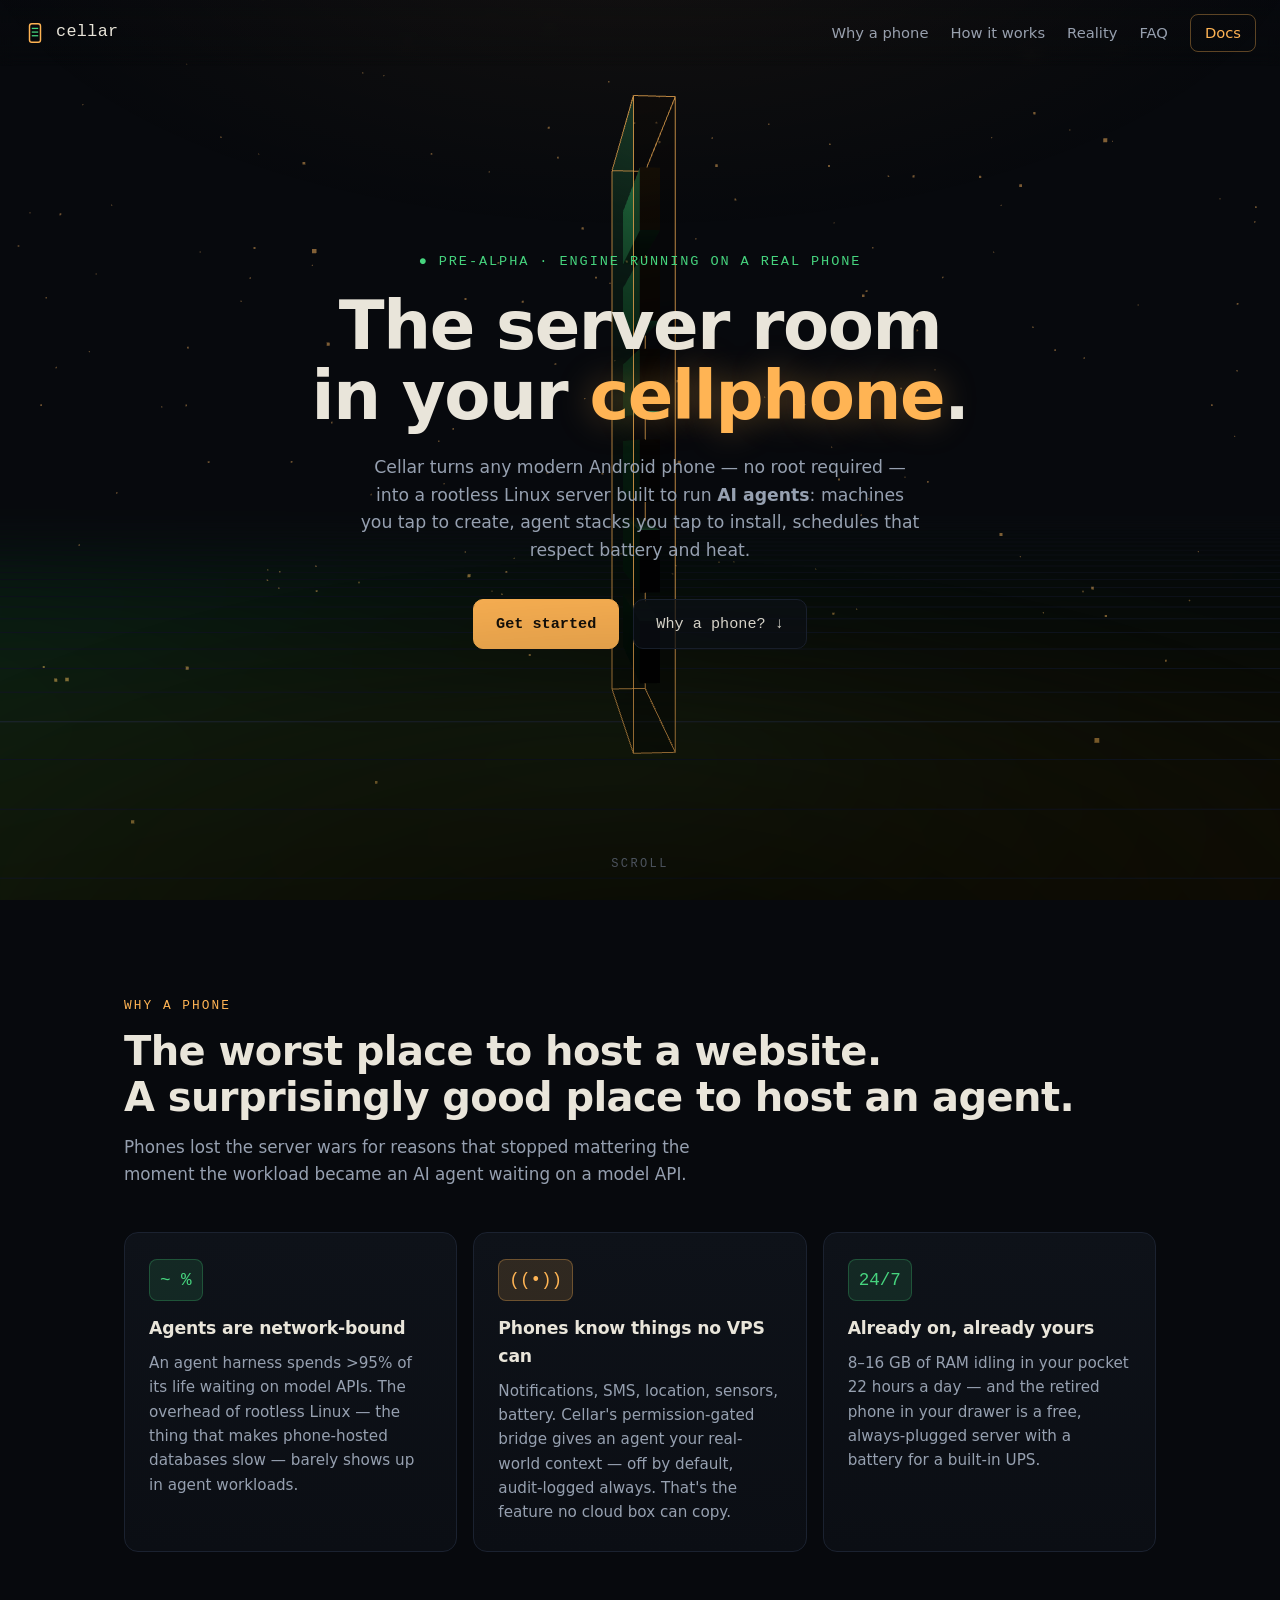
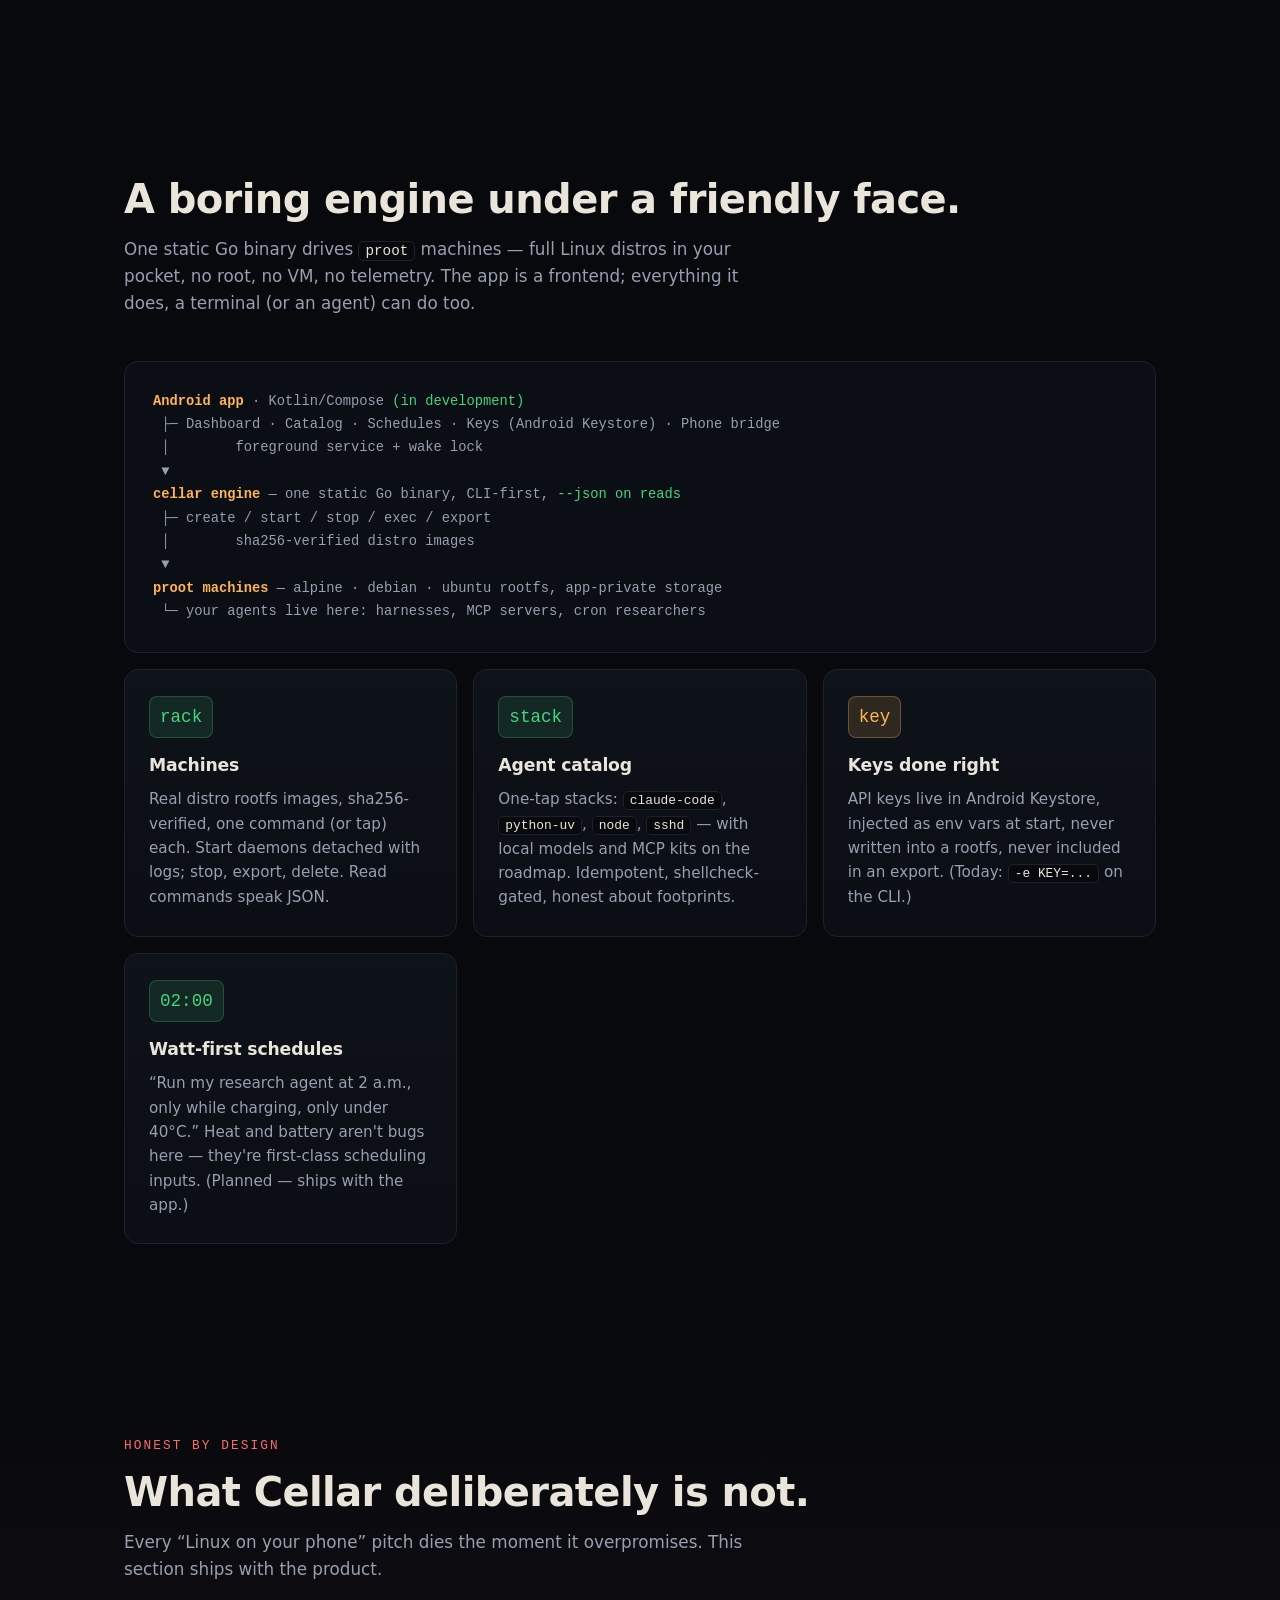
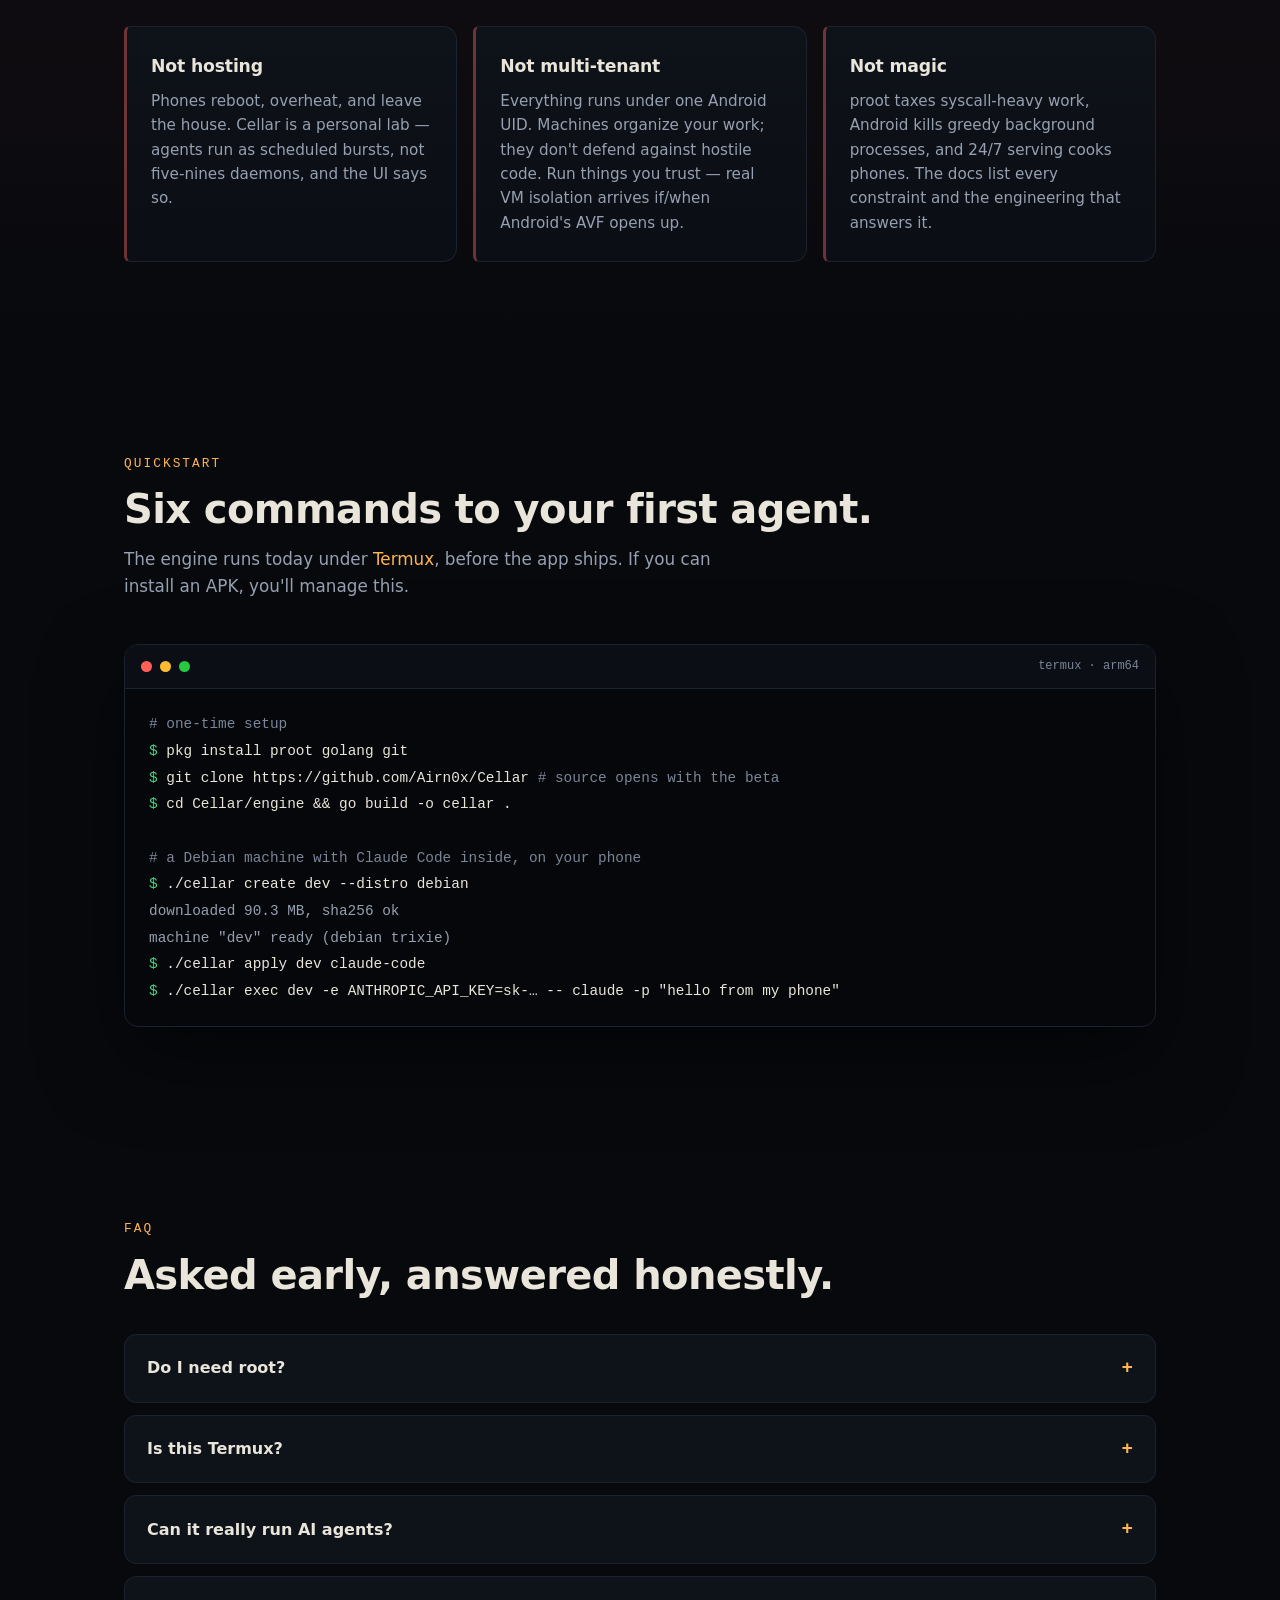
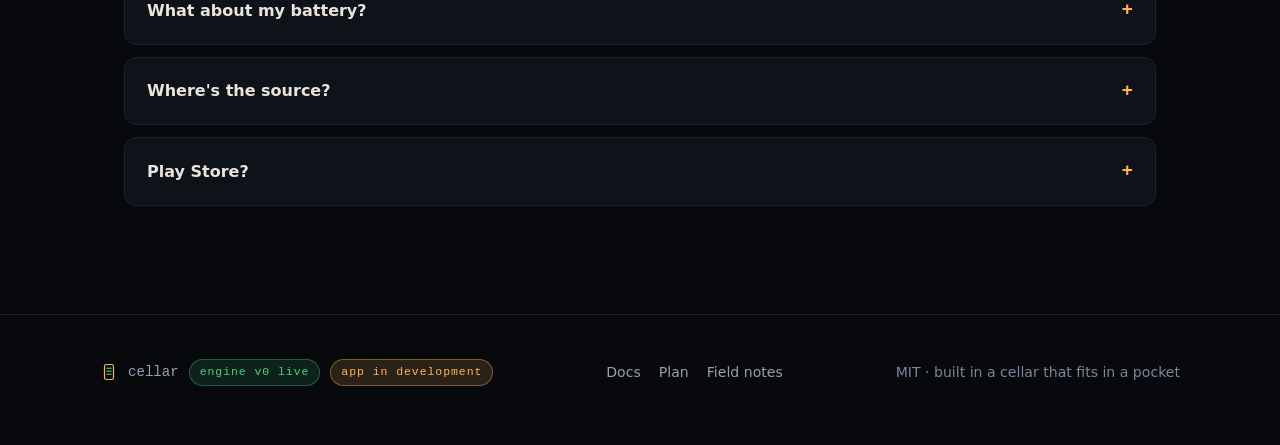
<file: site/index.html>
<!doctype html>
<html lang="en">
<head>
<meta charset="utf-8">
<meta name="viewport" content="width=device-width, initial-scale=1">
<title>Cellar — the server room in your cellphone</title>
<meta name="description" content="Cellar turns any unrooted Android phone into a rootless Linux server built for AI agents: tap-to-create machines, one-tap agent stacks, schedules that respect battery and heat.">
<meta property="og:title" content="Cellar — the server room in your cellphone">
<meta property="og:description" content="A pocket homelab for AI agents. No root required.">
<meta property="og:type" content="website">
<meta property="og:url" content="https://cellar.parallex.in">
<meta property="og:image" content="https://cellar.parallex.in/assets/og.jpg">
<meta property="og:image:width" content="1200">
<meta property="og:image:height" content="630">
<meta name="twitter:card" content="summary_large_image">
<link rel="icon" href="assets/favicon.svg" type="image/svg+xml">
<link rel="stylesheet" href="assets/style.css">
<script>document.documentElement.classList.add('js')</script>
</head>
<body class="grain">

<nav class="nav">
  <a class="brand" href="/">
    <svg width="22" height="22" viewBox="0 0 24 24" fill="none" aria-hidden="true">
      <rect x="6" y="2" width="12" height="20" rx="2.5" stroke="#ffb454" stroke-width="1.6"/>
      <line x1="8.5" y1="7"  x2="15.5" y2="7"  stroke="#46d47e" stroke-width="1.4"/>
      <line x1="8.5" y1="11" x2="15.5" y2="11" stroke="#46d47e" stroke-width="1.4"/>
      <line x1="8.5" y1="15" x2="15.5" y2="15" stroke="#46d47e" stroke-width="1.4"/>
    </svg>
    cellar
  </a>
  <div class="links">
    <a href="#why">Why a phone</a>
    <a href="#how">How it works</a>
    <a href="#reality">Reality</a>
    <a href="#faq">FAQ</a>
    <a class="cta" href="docs/">Docs</a>
  </div>
</nav>

<header class="hero">
  <canvas id="scene" aria-hidden="true"></canvas>
  <div class="hero-copy">
    <div class="hero-kicker">pre-alpha · engine running on a real phone</div>
    <h1>The server room<br>in your <em>cellphone</em>.</h1>
    <p class="hero-sub">
      Cellar turns any modern Android phone — no root required — into a rootless
      Linux server built to run <strong>AI agents</strong>: machines you tap to create,
      agent stacks you tap to install, schedules that respect battery and heat.
    </p>
    <div class="hero-ctas">
      <a class="btn primary" href="docs/">Get started</a>
      <a class="btn" href="#why">Why a phone? ↓</a>
    </div>
  </div>
  <div class="scroll-hint" aria-hidden="true">SCROLL</div>
</header>

<section id="why">
  <div class="wrap">
    <div class="kicker reveal">Why a phone</div>
    <h2 class="reveal">The worst place to host a website.<br>A surprisingly good place to host an agent.</h2>
    <p class="lead reveal">Phones lost the server wars for reasons that stopped mattering the moment
      the workload became an AI agent waiting on a model API.</p>
    <div class="grid">
      <div class="card reveal">
        <span class="icon" aria-hidden="true">~ %</span>
        <h3>Agents are network-bound</h3>
        <p>An agent harness spends &gt;95% of its life waiting on model APIs. The overhead of
          rootless Linux — the thing that makes phone-hosted databases slow — barely shows up
          in agent workloads.</p>
      </div>
      <div class="card amber reveal">
        <span class="icon" aria-hidden="true">((•))</span>
        <h3>Phones know things no VPS can</h3>
        <p>Notifications, SMS, location, sensors, battery. Cellar's permission-gated bridge
          gives an agent your real-world context — off by default, audit-logged always.
          That's the feature no cloud box can copy.</p>
      </div>
      <div class="card reveal">
        <span class="icon" aria-hidden="true">24/7</span>
        <h3>Already on, already yours</h3>
        <p>8–16&nbsp;GB of RAM idling in your pocket 22 hours a day — and the retired phone in
          your drawer is a free, always-plugged server with a battery for a built-in UPS.</p>
      </div>
    </div>
  </div>
</section>

<section id="how">
  <div class="wrap">
    <div class="kicker reveal">How it works</div>
    <h2 class="reveal">A boring engine under a friendly face.</h2>
    <p class="lead reveal">One static Go binary drives <code>proot</code> machines — full Linux
      distros in your pocket, no root, no VM, no telemetry. The app is a frontend;
      everything it does, a terminal (or an agent) can do too.</p>
    <div class="arch reveal" role="img" aria-label="Architecture: the Android app sits over the cellar engine, a single static Go binary, which drives proot machines where your agents run."><b>Android app</b> · Kotlin/Compose <i>(in development)</i>
 ├─ Dashboard · Catalog · Schedules · Keys (Android Keystore) · Phone bridge
 │        foreground service + wake lock
 ▼
<b>cellar engine</b> — one static Go binary, CLI-first, <i>--json on reads</i>
 ├─ create / start / stop / exec / export
 │        sha256-verified distro images
 ▼
<b>proot machines</b> — alpine · debian · ubuntu rootfs, app-private storage
 └─ your agents live here: harnesses, MCP servers, cron researchers</div>
    <div class="grid" style="margin-top:16px">
      <div class="card reveal">
        <span class="icon" aria-hidden="true">rack</span>
        <h3>Machines</h3>
        <p>Real distro rootfs images, sha256-verified, one command (or tap) each.
          Start daemons detached with logs; stop, export, delete. Read commands speak JSON.</p>
      </div>
      <div class="card reveal">
        <span class="icon" aria-hidden="true">stack</span>
        <h3>Agent catalog</h3>
        <p>One-tap stacks: <code>claude-code</code>, <code>python-uv</code>, <code>node</code>,
          <code>sshd</code> — with local models and MCP kits on the roadmap. Idempotent,
          shellcheck-gated, honest about footprints.</p>
      </div>
      <div class="card amber reveal">
        <span class="icon" aria-hidden="true">key</span>
        <h3>Keys done right</h3>
        <p>API keys live in Android Keystore, injected as env vars at start, never written
          into a rootfs, never included in an export. (Today: <code>-e KEY=...</code> on the CLI.)</p>
      </div>
      <div class="card reveal">
        <span class="icon" aria-hidden="true">02:00</span>
        <h3>Watt-first schedules</h3>
        <p>“Run my research agent at 2 a.m., only while charging, only under 40°C.”
          Heat and battery aren't bugs here — they're first-class scheduling inputs.
          (Planned — ships with the app.)</p>
      </div>
    </div>
  </div>
</section>

<section id="reality" class="reality">
  <div class="wrap">
    <div class="kicker reveal" style="color:var(--red)">Honest by design</div>
    <h2 class="reveal">What Cellar deliberately is not.</h2>
    <p class="lead reveal">Every “Linux on your phone” pitch dies the moment it overpromises.
      This section ships with the product.</p>
    <div class="grid">
      <div class="card reveal">
        <h3>Not hosting</h3>
        <p>Phones reboot, overheat, and leave the house. Cellar is a personal lab —
          agents run as scheduled bursts, not five-nines daemons, and the UI says so.</p>
      </div>
      <div class="card reveal">
        <h3>Not multi-tenant</h3>
        <p>Everything runs under one Android UID. Machines organize your work;
          they don't defend against hostile code. Run things you trust — real VM
          isolation arrives if/when Android's AVF opens up.</p>
      </div>
      <div class="card reveal">
        <h3>Not magic</h3>
        <p>proot taxes syscall-heavy work, Android kills greedy background processes,
          and 24/7 serving cooks phones. The docs list every constraint and the
          engineering that answers it.</p>
      </div>
    </div>
  </div>
</section>

<section id="quickstart">
  <div class="wrap">
    <div class="kicker reveal">Quickstart</div>
    <h2 class="reveal">Six commands to your first agent.</h2>
    <p class="lead reveal">The engine runs today under <a href="https://termux.dev">Termux</a>,
      before the app ships. If you can install an APK, you'll manage this.</p>
    <div class="term reveal">
      <div class="term-bar" aria-hidden="true"><span></span><span></span><span></span><em>termux · arm64</em></div>
      <pre><span class="c"># one-time setup</span>
<span class="p">$</span> pkg install proot golang git
<span class="p">$</span> git clone https://github.com/Airn0x/Cellar <span class="c"># source opens with the beta</span>
<span class="p">$</span> cd Cellar/engine && go build -o cellar .

<span class="c"># a Debian machine with Claude Code inside, on your phone</span>
<span class="p">$</span> ./cellar create dev --distro debian
<span class="o">downloaded 90.3 MB, sha256 ok</span>
<span class="o">machine "dev" ready (debian trixie)</span>
<span class="p">$</span> ./cellar apply dev claude-code
<span class="p">$</span> ./cellar exec dev -e ANTHROPIC_API_KEY=sk-… -- claude -p "hello from my phone"</pre>
    </div>
  </div>
</section>

<section id="faq">
  <div class="wrap">
    <div class="kicker reveal">FAQ</div>
    <h2 class="reveal" style="margin-bottom:36px">Asked early, answered honestly.</h2>
    <details class="reveal">
      <summary>Do I need root?</summary>
      <div class="a">No. Cellar is built on <code>proot</code> — userspace fake-root that works on
        every stock Android phone. That's also its main limitation: no kernel namespaces, no
        real containers, no ports below 1024. The <a href="docs/plan.html">plan</a> explains the
        trade honestly.</div>
    </details>
    <details class="reveal">
      <summary>Is this Termux?</summary>
      <div class="a">Cellar stands on the shoulders of the same giants (proot, the Termux
        ecosystem) but tells a different story: machines, an agent catalog, key management and
        schedules instead of a package manager and a prompt. Today's engine runs <em>under</em>
        Termux; the app will need neither Termux nor a terminal.</div>
    </details>
    <details class="reveal">
      <summary>Can it really run AI agents?</summary>
      <div class="a">It already does: Claude Code installs from the catalog and runs inside a
        Cellar machine on a stock, unrooted Android phone — that's the standing test rig.
        Agents are network-bound, so the rootless-Linux overhead mostly disappears. Local
        small-model inference (llama.cpp) is on the roadmap as a charging-only mode.</div>
    </details>
    <details class="reveal">
      <summary>What about my battery?</summary>
      <div class="a">Watt-first is a design rule: heavy work is meant for the charger, the
        planned scheduler will treat “plugged in” and temperature as conditions, and the
        dashboard will show thermals as prominently as CPU. A retired phone on a charger
        sidesteps the question entirely — and that's the recommended way to run Cellar 24/7.</div>
    </details>
    <details class="reveal">
      <summary>Where's the source?</summary>
      <div class="a">MIT-licensed and opening with the beta. The engine is being hardened
        first: CI (vet, tests, shellcheck), multi-lens code review, and on-device
        integration runs on a real phone — see <a href="docs/field-notes.html">field
        notes</a> for the Android war stories. Watch this page.</div>
    </details>
    <details class="reveal">
      <summary>Play Store?</summary>
      <div class="a">We'll try. Apps that execute downloaded code live in a policy gray zone —
        so F-Droid and direct APK releases are first-class citizens from day one, not a
        fallback.</div>
    </details>
  </div>
</section>

<footer>
  <div class="foot">
    <div class="fbrand">
      <svg width="18" height="18" viewBox="0 0 24 24" fill="none" aria-hidden="true">
        <rect x="6" y="2" width="12" height="20" rx="2.5" stroke="#ffb454" stroke-width="1.6"/>
        <line x1="8.5" y1="7"  x2="15.5" y2="7"  stroke="#46d47e" stroke-width="1.4"/>
        <line x1="8.5" y1="11" x2="15.5" y2="11" stroke="#46d47e" stroke-width="1.4"/>
        <line x1="8.5" y1="15" x2="15.5" y2="15" stroke="#46d47e" stroke-width="1.4"/>
      </svg>
      cellar <span class="badge">engine v0 live</span> <span class="badge warn">app in development</span>
    </div>
    <nav>
      <a href="docs/">Docs</a>
      <a href="docs/plan.html">Plan</a>
      <a href="docs/field-notes.html">Field notes</a>
    </nav>
    <div>MIT · built in a cellar that fits in a pocket</div>
  </div>
</footer>

<script type="module" src="assets/hero.js"></script>
<script>
  const els = document.querySelectorAll('.reveal');
  if (!('IntersectionObserver' in window) || new URLSearchParams(location.search).has('still')) {
    els.forEach(el => el.classList.add('in'));
  } else {
    const io = new IntersectionObserver(
      es => es.forEach(e => e.isIntersecting && e.target.classList.add('in')),
      { threshold: 0.12, rootMargin: '0px 0px -5% 0px' });
    els.forEach(el => io.observe(el));
  }
</script>
</body>
</html>
</file>
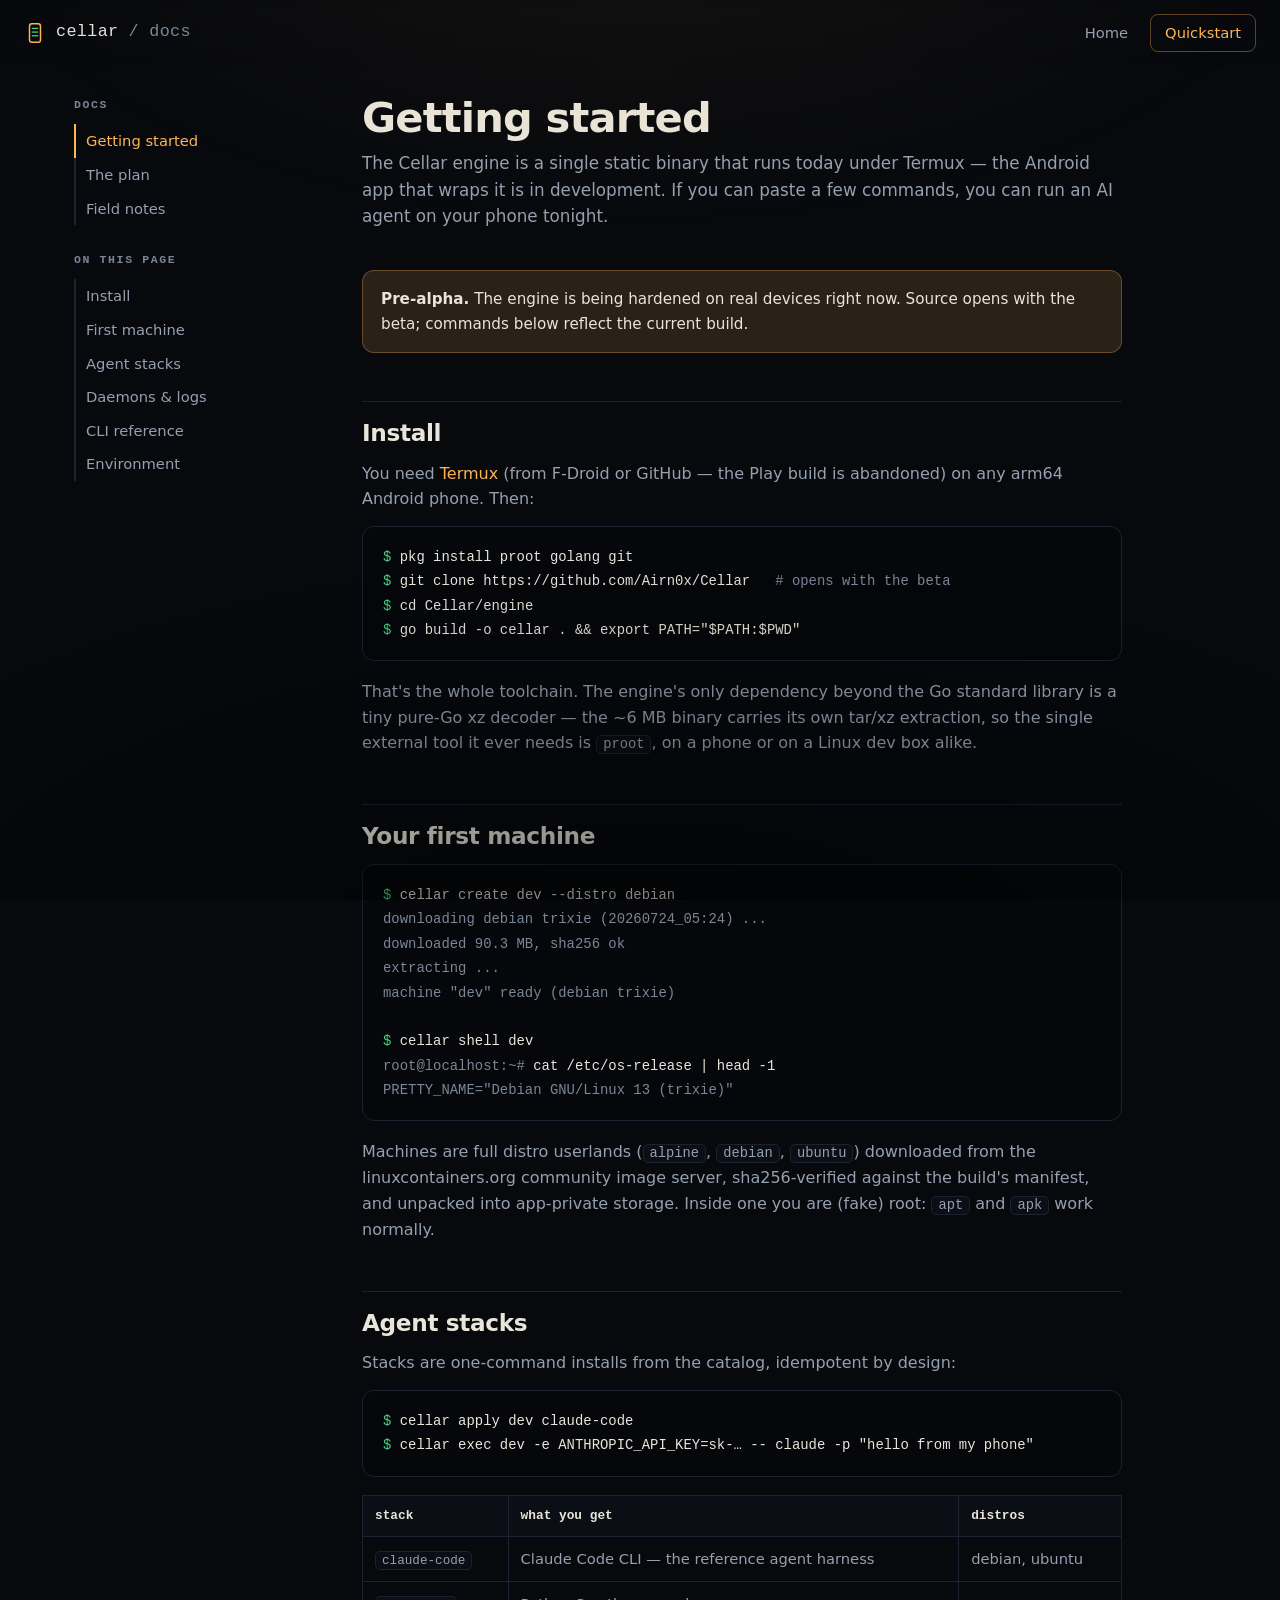
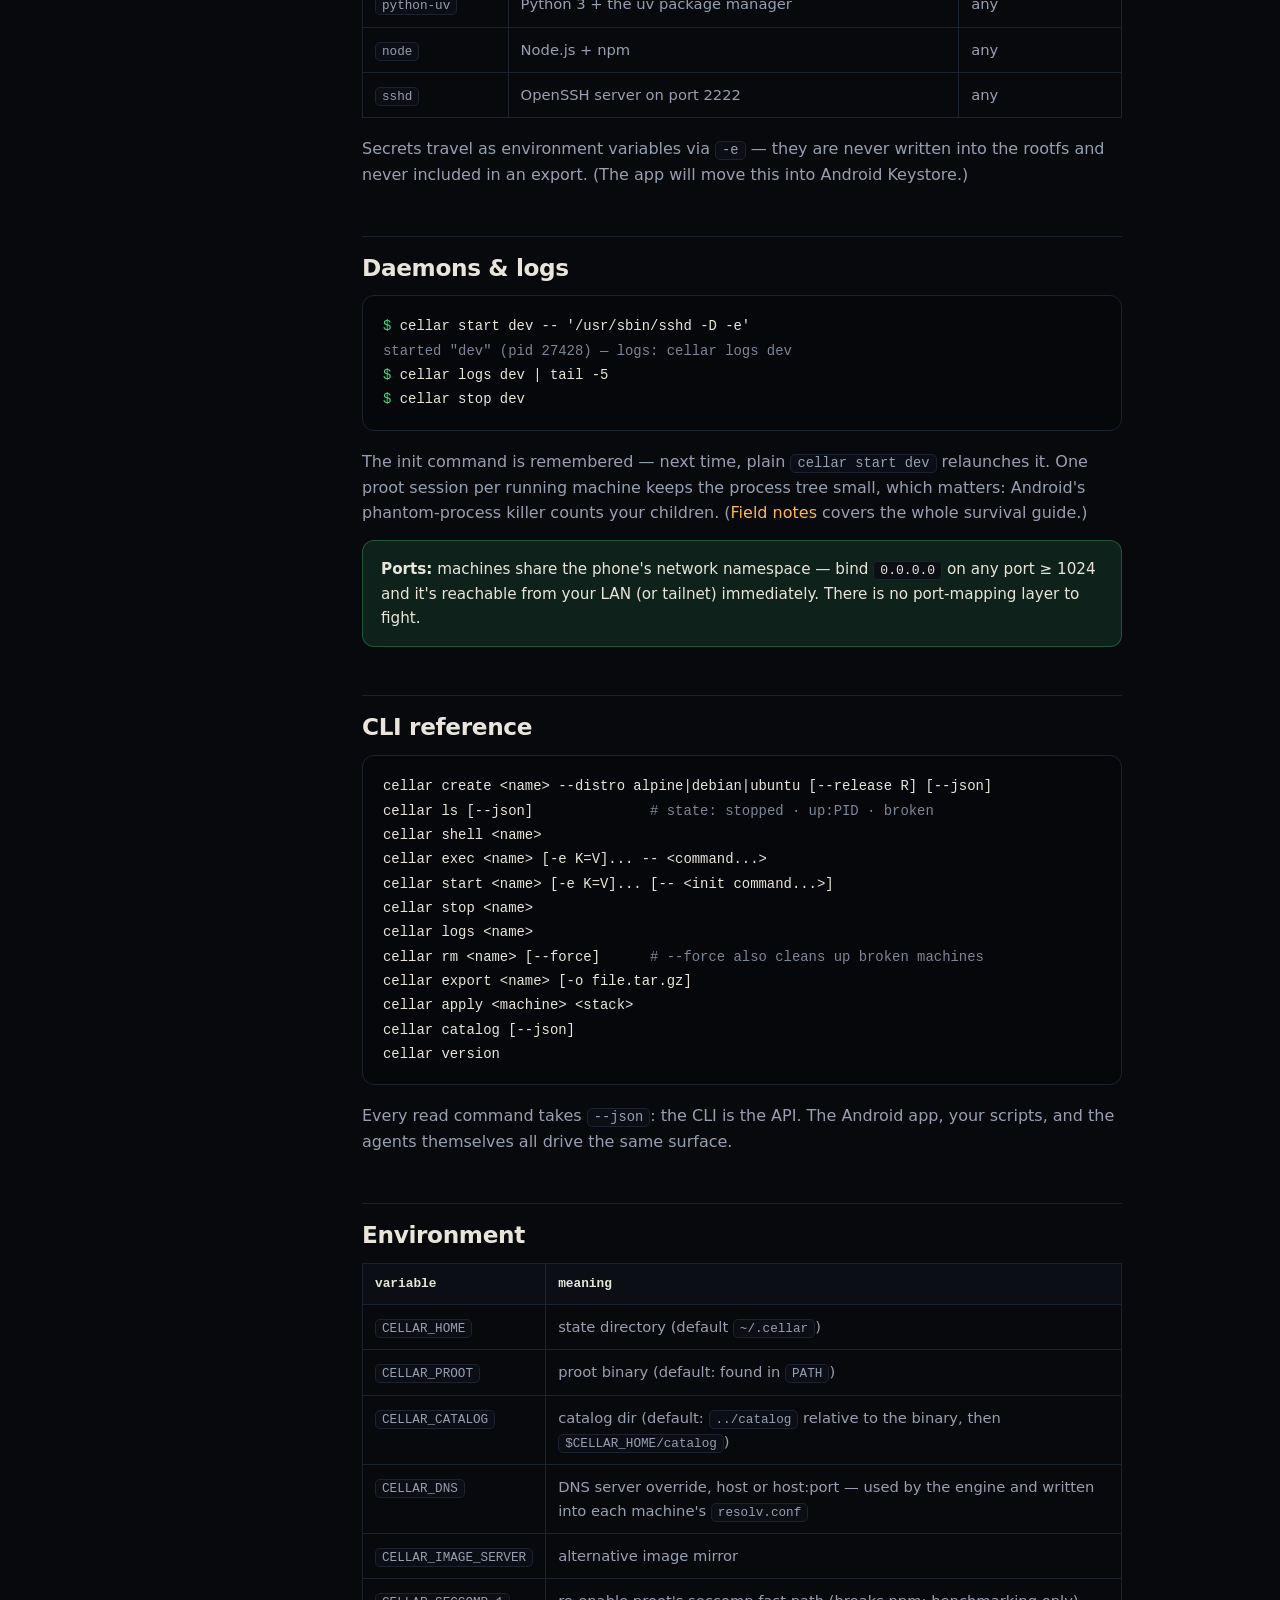
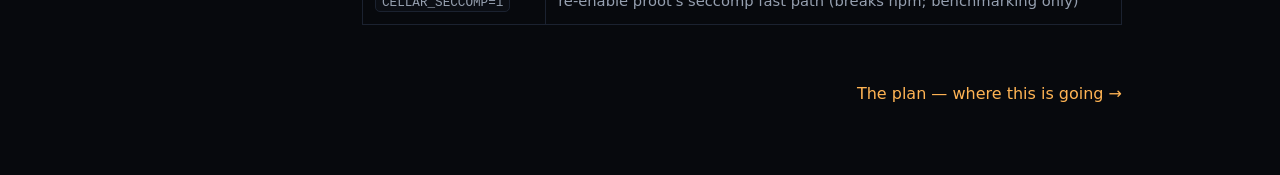
<file: site/docs/index.html>
<!doctype html>
<html lang="en">
<head>
<meta charset="utf-8">
<meta name="viewport" content="width=device-width, initial-scale=1">
<title>Getting started — Cellar docs</title>
<meta name="description" content="Install the Cellar engine under Termux, create your first machine, and run an AI agent inside it.">
<link rel="icon" href="../assets/favicon.svg" type="image/svg+xml">
<link rel="stylesheet" href="../assets/style.css">
<link rel="stylesheet" href="docs.css">
</head>
<body class="grain">

<nav class="nav">
  <a class="brand" href="../">
    <svg width="22" height="22" viewBox="0 0 24 24" fill="none" aria-hidden="true">
      <rect x="6" y="2" width="12" height="20" rx="2.5" stroke="#ffb454" stroke-width="1.6"/>
      <line x1="8.5" y1="7"  x2="15.5" y2="7"  stroke="#46d47e" stroke-width="1.4"/>
      <line x1="8.5" y1="11" x2="15.5" y2="11" stroke="#46d47e" stroke-width="1.4"/>
      <line x1="8.5" y1="15" x2="15.5" y2="15" stroke="#46d47e" stroke-width="1.4"/>
    </svg>
    cellar <span style="color:var(--dim)">/ docs</span>
  </a>
  <div class="links"><a href="../">Home</a><a class="cta" href="../#quickstart">Quickstart</a></div>
</nav>

<div class="docs-shell">
  <aside class="side">
    <div class="group">
      <b>Docs</b>
      <a href="./" class="here">Getting started</a>
      <a href="plan.html">The plan</a>
      <a href="field-notes.html">Field notes</a>
    </div>
    <div class="group">
      <b>On this page</b>
      <a href="#install">Install</a>
      <a href="#first">First machine</a>
      <a href="#stacks">Agent stacks</a>
      <a href="#daemons">Daemons &amp; logs</a>
      <a href="#cli">CLI reference</a>
      <a href="#env">Environment</a>
    </div>
  </aside>

  <main class="doc">
    <h1>Getting started</h1>
    <p class="subtitle">The Cellar engine is a single static binary that runs today under
      Termux — the Android app that wraps it is in development. If you can paste a few
      commands, you can run an AI agent on your phone tonight.</p>

    <div class="callout">
      <strong>Pre-alpha.</strong> The engine is being hardened on real devices right now.
      Source opens with the beta; commands below reflect the current build.
    </div>

    <h2 id="install">Install</h2>
    <p>You need <a href="https://termux.dev">Termux</a> (from F-Droid or GitHub — the Play
      build is abandoned) on any arm64 Android phone. Then:</p>
    <pre><span class="p">$</span> pkg install proot golang git
<span class="p">$</span> git clone https://github.com/Airn0x/Cellar   <span class="c"># opens with the beta</span>
<span class="p">$</span> cd Cellar/engine
<span class="p">$</span> go build -o cellar . && export PATH="$PATH:$PWD"</pre>
    <p>That's the whole toolchain. The engine's only dependency beyond the Go standard
      library is a tiny pure-Go xz decoder — the ~6&nbsp;MB binary carries its own
      tar/xz extraction, so the single external tool it ever needs is
      <code>proot</code>, on a phone or on a Linux dev box alike.</p>

    <h2 id="first">Your first machine</h2>
    <pre><span class="p">$</span> cellar create dev --distro debian
<span class="c">downloading debian trixie (20260724_05:24) ...</span>
<span class="c">downloaded 90.3 MB, sha256 ok</span>
<span class="c">extracting ...</span>
<span class="c">machine "dev" ready (debian trixie)</span>

<span class="p">$</span> cellar shell dev
<span class="c">root@localhost:~#</span> cat /etc/os-release | head -1
<span class="c">PRETTY_NAME="Debian GNU/Linux 13 (trixie)"</span></pre>
    <p>Machines are full distro userlands (<code>alpine</code>, <code>debian</code>,
      <code>ubuntu</code>) downloaded from the linuxcontainers.org community image server,
      sha256-verified against the build's manifest, and unpacked into app-private storage.
      Inside one you are (fake) root: <code>apt</code> and <code>apk</code> work normally.</p>

    <h2 id="stacks">Agent stacks</h2>
    <p>Stacks are one-command installs from the catalog, idempotent by design:</p>
    <pre><span class="p">$</span> cellar apply dev claude-code
<span class="p">$</span> cellar exec dev -e ANTHROPIC_API_KEY=sk-… -- claude -p "hello from my phone"</pre>
    <table>
      <tr><th>stack</th><th>what you get</th><th>distros</th></tr>
      <tr><td><code>claude-code</code></td><td>Claude Code CLI — the reference agent harness</td><td>debian, ubuntu</td></tr>
      <tr><td><code>python-uv</code></td><td>Python 3 + the uv package manager</td><td>any</td></tr>
      <tr><td><code>node</code></td><td>Node.js + npm</td><td>any</td></tr>
      <tr><td><code>sshd</code></td><td>OpenSSH server on port 2222</td><td>any</td></tr>
    </table>
    <p>Secrets travel as environment variables via <code>-e</code> — they are never written
      into the rootfs and never included in an export. (The app will move this into
      Android Keystore.)</p>

    <h2 id="daemons">Daemons &amp; logs</h2>
    <pre><span class="p">$</span> cellar start dev -- '/usr/sbin/sshd -D -e'
<span class="c">started "dev" (pid 27428) — logs: cellar logs dev</span>
<span class="p">$</span> cellar logs dev | tail -5
<span class="p">$</span> cellar stop dev</pre>
    <p>The init command is remembered — next time, plain <code>cellar start dev</code>
      relaunches it. One proot session per running machine keeps the process tree small,
      which matters: Android's phantom-process killer counts your children.
      (<a href="field-notes.html">Field notes</a> covers the whole survival guide.)</p>
    <div class="callout green">
      <strong>Ports:</strong> machines share the phone's network namespace — bind
      <code>0.0.0.0</code> on any port ≥ 1024 and it's reachable from your LAN
      (or tailnet) immediately. There is no port-mapping layer to fight.
    </div>

    <h2 id="cli">CLI reference</h2>
    <pre>cellar create &lt;name&gt; --distro alpine|debian|ubuntu [--release R] [--json]
cellar ls [--json]              <span class="c"># state: stopped · up:PID · broken</span>
cellar shell &lt;name&gt;
cellar exec &lt;name&gt; [-e K=V]... -- &lt;command...&gt;
cellar start &lt;name&gt; [-e K=V]... [-- &lt;init command...&gt;]
cellar stop &lt;name&gt;
cellar logs &lt;name&gt;
cellar rm &lt;name&gt; [--force]      <span class="c"># --force also cleans up broken machines</span>
cellar export &lt;name&gt; [-o file.tar.gz]
cellar apply &lt;machine&gt; &lt;stack&gt;
cellar catalog [--json]
cellar version</pre>
    <p>Every read command takes <code>--json</code>: the CLI is the API. The Android app,
      your scripts, and the agents themselves all drive the same surface.</p>

    <h2 id="env">Environment</h2>
    <table>
      <tr><th>variable</th><th>meaning</th></tr>
      <tr><td><code>CELLAR_HOME</code></td><td>state directory (default <code>~/.cellar</code>)</td></tr>
      <tr><td><code>CELLAR_PROOT</code></td><td>proot binary (default: found in <code>PATH</code>)</td></tr>
      <tr><td><code>CELLAR_CATALOG</code></td><td>catalog dir (default: <code>../catalog</code> relative to the binary, then <code>$CELLAR_HOME/catalog</code>)</td></tr>
      <tr><td><code>CELLAR_DNS</code></td><td>DNS server override, host or host:port — used by the engine and written into each machine's <code>resolv.conf</code></td></tr>
      <tr><td><code>CELLAR_IMAGE_SERVER</code></td><td>alternative image mirror</td></tr>
      <tr><td><code>CELLAR_SECCOMP=1</code></td><td>re-enable proot's seccomp fast path (breaks npm; benchmarking only)</td></tr>
    </table>

    <div class="next">
      <span></span>
      <a href="plan.html">The plan — where this is going →</a>
    </div>
  </main>
</div>
</body>
</html>
</file>
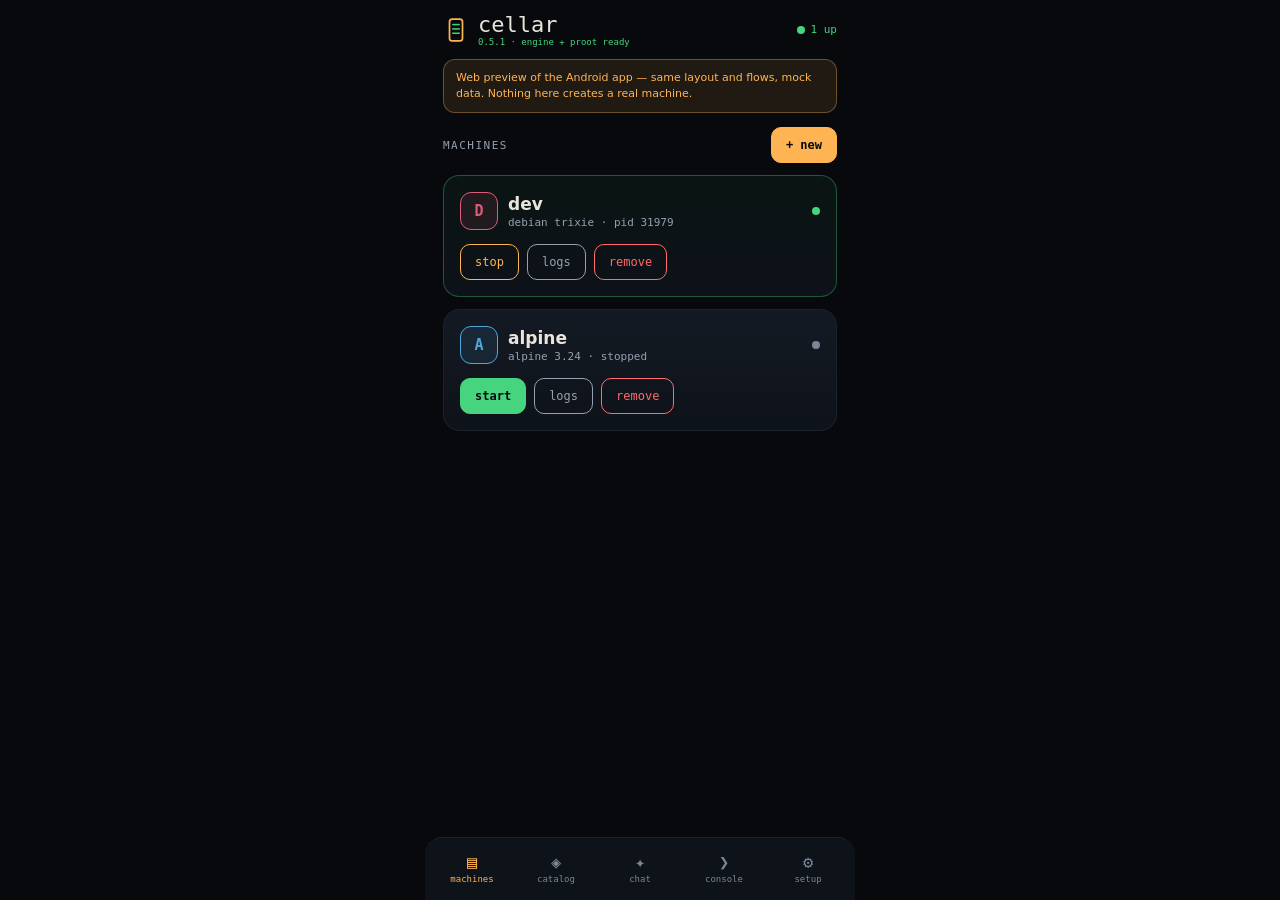
<file: site/preview/index.html>
<!doctype html>
<html lang="en">
<head>
<meta charset="utf-8">
<meta name="viewport" content="width=device-width, initial-scale=1, viewport-fit=cover">
<title>Cellar app preview</title>
<meta name="description" content="A clickable web replica of the Cellar Android app — same layout, same flows, mock data.">
<link rel="icon" href="../assets/favicon.svg" type="image/svg+xml">
<style>
/* Mirrors android/app/src/main/java/app/cellar/Ui.kt — when this changes,
   the Compose side changes with it. Mock data only; nothing runs here. */
:root{
  --bg:#07090d; --panel:#0e1219; --panel-hi:#141a24; --console:#05070a;
  --line:#1b2230; --ink:#e9e5da; --muted:#96a0b0; --dim:#7b8698;
  --amber:#ffb454; --green:#46d47e; --red:#ff6b6b;
  --mono:ui-monospace,"SF Mono",Menlo,Consolas,monospace;
  --sans:system-ui,-apple-system,"Segoe UI",Roboto,sans-serif;
}
*{margin:0;padding:0;box-sizing:border-box}
html,body{height:100%}
body{
  background:var(--bg); color:var(--ink); font-family:var(--sans);
  display:flex; justify-content:center; -webkit-font-smoothing:antialiased;
}
#phone{
  width:100%; max-width:430px; height:100dvh; display:flex; flex-direction:column;
  position:relative; overflow:hidden;
}
/* header */
header{
  display:flex; align-items:center; gap:8px;
  padding:12px 18px; padding-top:max(12px, env(safe-area-inset-top));
}
header .brand{font-family:var(--mono); font-size:22px}
header .status{font-family:var(--mono); font-size:9px; color:var(--amber)}
header .status.ok{color:var(--green)}
header .up{margin-left:auto; display:flex; align-items:center; gap:6px;
  font-family:var(--mono); font-size:11px; color:var(--green)}
.dot{width:8px;height:8px;border-radius:50%;background:currentColor;display:inline-block}
.dot.pulse{animation:pulse .9s ease-in-out infinite alternate}
@keyframes pulse{from{opacity:.35}to{opacity:1}}
/* content */
main{flex:1; overflow-y:auto; padding:0 18px 24px; -webkit-overflow-scrolling:touch}
.section{display:flex;align-items:center;gap:8px;margin-bottom:12px}
.section h2{font-family:var(--mono); font-size:11px; letter-spacing:1.5px; color:var(--muted); font-weight:400}
.section .right{margin-left:auto; display:flex; gap:8px}
.card{
  background:linear-gradient(180deg,var(--panel-hi),var(--panel));
  border:1px solid var(--line); border-radius:16px; padding:16px; margin-bottom:12px;
}
.card.accent-green{border-color:rgba(70,212,126,.35);
  background:linear-gradient(180deg,rgba(70,212,126,.06),var(--panel))}
/* distro identity — a card should be scannable before it is read */
.badge{
  width:38px;height:38px;border-radius:11px;display:grid;place-items:center;
  font-family:var(--mono);font-size:15px;font-weight:700;flex:none;
  border:1px solid currentColor;
}
.badge.alpine{color:#4ea8de;background:rgba(78,168,222,.10)}
.badge.debian{color:#e05a7a;background:rgba(224,90,122,.10)}
.badge.ubuntu{color:#e8843c;background:rgba(232,132,60,.10)}
.badge.unknown{color:var(--dim);background:rgba(123,134,152,.10)}
.mark{display:flex;align-items:center;gap:9px}
.card.accent-amber{border-color:rgba(255,180,84,.35)}
.card.accent-red{border-color:rgba(255,107,107,.35)}
.row{display:flex;align-items:center;gap:10px}
.grow{flex:1;min-width:0}
.name{font-size:17px;font-weight:600}
.sub{font-family:var(--mono);font-size:11px;color:var(--muted);margin-top:2px}
.note{font-family:var(--mono);font-size:10px;color:var(--dim);margin-top:3px}
.desc{font-size:12px;color:var(--muted);margin-top:2px}
.actions{display:flex;gap:8px;margin-top:14px;flex-wrap:wrap}
.pill{
  font-family:var(--mono); font-size:12px; padding:10px 14px; border-radius:10px;
  border:1px solid currentColor; background:none; cursor:pointer; color:var(--muted);
}
.pill.amber{color:var(--amber)} .pill.green{color:var(--green)} .pill.red{color:var(--red)}
.pill.filled{background:currentColor; border-color:currentColor}
.pill.filled span{color:var(--bg); font-weight:600}
.chip{
  font-family:var(--mono);font-size:11px;padding:7px 10px;border-radius:8px;
  background:var(--panel);border:1px solid var(--line);color:var(--muted);cursor:pointer;
}
.chips{display:flex;flex-wrap:wrap;gap:8px}
.output{
  background:var(--console); border:1px solid var(--line); border-radius:16px; padding:14px;
  font-family:var(--mono); font-size:11px; line-height:16px; color:var(--muted);
  white-space:pre-wrap; word-break:break-word; min-height:180px; max-height:46dvh; overflow:auto;
}
.output .cmd{color:var(--green)}
.output.empty{color:var(--dim)}
input[type=text],input[type=password]{
  width:100%; background:var(--console); border:1px solid var(--line); border-radius:12px;
  padding:13px 14px; color:var(--ink); font-family:var(--mono); font-size:13px;
}
input::placeholder{color:var(--dim)}
label.tiny{font-family:var(--mono);font-size:10px;color:var(--dim);display:block;margin-bottom:8px}
.hint{font-size:11px;color:var(--dim);line-height:16px}
/* bottom nav */
nav{
  display:flex; gap:2px; padding:8px 6px;
  padding-bottom:max(8px, env(safe-area-inset-bottom));
  background:var(--panel); border-top:1px solid var(--line);
  border-radius:18px 18px 0 0;
}
nav button{
  flex:1; background:none; border:0; cursor:pointer; color:var(--dim);
  display:flex; flex-direction:column; align-items:center; gap:3px;
  padding:8px 0; border-radius:12px; font-family:var(--mono); font-size:9px;
}
nav button .glyph{font-size:17px; line-height:1}
nav button[aria-current=page]{color:var(--amber)}
nav button[aria-current=page] .glyph{color:var(--amber)}
.hidden{display:none !important}
.banner{
  background:rgba(255,180,84,.10); border:1px solid rgba(255,180,84,.35);
  border-radius:12px; padding:10px 12px; font-size:11px; color:var(--amber);
  margin-bottom:14px; line-height:16px;
}
</style>
</head>
<body>
<div id="phone">

  <header>
    <div class="mark">
      <svg width="26" height="26" viewBox="0 0 24 24" fill="none" aria-hidden="true">
        <rect x="6" y="2" width="12" height="20" rx="2.5" stroke="#ffb454" stroke-width="1.6"/>
        <line x1="8.5" y1="7"  x2="15.5" y2="7"  stroke="#46d47e" stroke-width="1.4"/>
        <line x1="8.5" y1="11" x2="15.5" y2="11" stroke="#46d47e" stroke-width="1.4"/>
        <line x1="8.5" y1="15" x2="15.5" y2="15" stroke="#46d47e" stroke-width="1.4"/>
      </svg>
      <div>
        <div class="brand">cellar</div>
        <div class="status ok" id="status">0.5.1 · engine + proot ready</div>
      </div>
    </div>
    <div class="up hidden" id="upcount"><i class="dot pulse"></i><span id="upn">0 up</span></div>
  </header>

  <main id="main">
    <div class="banner">
      Web preview of the Android app — same layout and flows, mock data. Nothing
      here creates a real machine.
    </div>

    <!-- activity strip -->
    <div class="card accent-amber hidden" id="strip">
      <div class="row">
        <i class="dot pulse" id="stripdot" style="color:var(--amber)"></i>
        <div class="grow">
          <div style="font-family:var(--mono);font-size:13px" id="striplabel">working</div>
          <div class="note" id="striplast"></div>
        </div>
        <button class="pill" id="striptoggle">log</button>
        <button class="pill hidden" id="stripclose">✕</button>
      </div>
      <div class="output hidden" id="striplog" style="margin-top:12px;min-height:0"></div>
    </div>

    <section id="tab-machines"></section>
    <section id="tab-catalog" class="hidden"></section>
    <section id="tab-chat" class="hidden"></section>
    <section id="tab-console" class="hidden"></section>
    <section id="tab-setup" class="hidden"></section>
  </main>

  <nav id="nav">
    <button data-tab="machines" aria-current="page"><span class="glyph">▤</span>machines</button>
    <button data-tab="catalog"><span class="glyph">◈</span>catalog</button>
    <button data-tab="chat"><span class="glyph">✦</span>chat</button>
    <button data-tab="console"><span class="glyph">❯</span>console</button>
    <button data-tab="setup"><span class="glyph">⚙</span>setup</button>
  </nav>
</div>

<script>
// ---------- mock state (mirrors what `cellar ls/catalog --json` returns) ----------
const state = {
  tab: 'machines',
  creating: false,
  busy: null,
  log: [],
  machines: [
    {name:'dev', distro:'debian', release:'trixie', running:true, pid:31979, broken:false},
    {name:'alpine', distro:'alpine', release:'3.24', running:false, pid:0, broken:false},
  ],
  stacks: [
    {name:'claude-code', description:"Claude Code — Anthropic's agentic coding CLI", category:'agent', size:'~250 MB (node + npm)', verified:true, needs_key:'ANTHROPIC_API_KEY', chat:'claude -p', distros:['debian','ubuntu']},
    {name:'opencode', description:'OpenCode — open-source terminal coding agent', category:'agent', size:'~180 MB (node)', verified:true, needs_key:'ANTHROPIC_API_KEY', chat:'opencode run', distros:['debian','ubuntu']},
    {name:'aider', description:'Aider — AI pair programming in your git repo', category:'agent', size:'~200 MB (python + deps)', verified:true, needs_key:'ANTHROPIC_API_KEY', chat:'aider --no-git --yes --message', distros:[]},
    {name:'goose', description:"Goose — Block's extensible on-machine AI agent", category:'agent', size:'~80 MB', verified:true, needs_key:'ANTHROPIC_API_KEY', chat:'goose run -t', distros:['debian','ubuntu']},
    {name:'code-server', description:'VS Code in the browser, on port 8080', category:'service', size:'~350 MB', verified:true, needs_key:'', chat:'', distros:['debian','ubuntu']},
    {name:'python-uv', description:'Python 3 + uv package manager', category:'runtime', size:'~120 MB', verified:true, needs_key:'', chat:'', distros:[]},
    {name:'node', description:'Node.js + npm', category:'runtime', size:'~200 MB', verified:true, needs_key:'', chat:'', distros:[]},
    {name:'sshd', description:'OpenSSH server on port 2222', category:'service', size:'~15 MB', verified:true, needs_key:'', chat:'', distros:[]},
    {name:'ollama', description:'Ollama — local models (charging only)', category:'model', size:'~1.5 GB', verified:false, needs_key:'', chat:'', distros:['debian','ubuntu']},
  ],
  openStack: null,
  chat: {agent:'claude-code', machine:'dev', transcript:[]},
  console: {machine:'dev', history:[]},
  keys: ['ANTHROPIC_API_KEY'],
};

const DISTROS = [
  ['alpine','Alpine 3.24','~30 MB · smallest, musl'],
  ['debian','Debian trixie','~400 MB · the agent default'],
  ['ubuntu','Ubuntu noble','~400 MB · familiar'],
];

const CHECKS = [
  ['64-bit ARM processor','arm64-v8a — supported','ok',null],
  ['Android version','Android 16 — supported','ok',null],
  ['Engine and proot','both native binaries present and executable','ok',null],
  ['Free storage','110000 MB available — a Debian machine needs about 400 MB','ok',null],
  ['Battery optimization','Android may freeze downloads and running machines when the screen is off. This is the single most useful setting to change.','warn','allow'],
  ['samsung power manager','Settings → Battery → Background usage limits: make sure Cellar is not in “Sleeping apps” or “Deep sleeping apps”.','info','open settings'],
  ['Phantom process killer','Android 12+ kills apps that run more than 32 child processes. No app can change this — it needs ADB or Shizuku. Cellar keeps one process per machine so it rarely matters.','info',null],
];

const el = id => document.getElementById(id);
const esc = s => String(s).replace(/[&<>"]/g, c => ({'&':'&amp;','<':'&lt;','>':'&gt;','"':'&quot;'}[c]));

// ---------- work simulation: mirrors the non-blocking activity strip ----------
function work(label, lines, done) {
  if (state.busy) return;
  state.busy = label;
  state.log = [];
  render();
  let i = 0;
  const tick = () => {
    if (i < lines.length) {
      state.log.push(lines[i++]);
      renderStrip();
      setTimeout(tick, 420);
    } else {
      state.busy = null;
      if (done) done();
      render();
      // A finished job shouldn't keep eating a phone screen: fade the
      // strip out on its own, unless the log is open and being read.
      setTimeout(() => {
        if (!state.busy && el('striplog').classList.contains('hidden')) {
          state.log = [];
          renderStrip();
        }
      }, 6000);
    }
  };
  setTimeout(tick, 300);
}

function renderStrip() {
  const busy = !!state.busy;
  const show = busy || state.log.length;
  el('strip').classList.toggle('hidden', !show);
  if (!show) return;
  el('strip').className = 'card ' + (busy ? 'accent-amber' : 'accent-green');
  el('stripdot').style.color = busy ? 'var(--amber)' : 'var(--green)';
  el('stripdot').classList.toggle('pulse', busy);
  el('striplabel').textContent = busy ? state.busy : 'done';
  el('striplast').textContent = (state.log[state.log.length - 1] || '').slice(0, 70);
  el('stripclose').classList.toggle('hidden', busy);
  el('striplog').innerHTML = state.log.map(esc).join('\n');
}

el('striptoggle').onclick = () => {
  const l = el('striplog');
  l.classList.toggle('hidden');
  el('striptoggle').textContent = l.classList.contains('hidden') ? 'log' : 'hide';
};
el('stripclose').onclick = () => { state.log = []; renderStrip(); };

// ---------- tabs ----------
document.querySelectorAll('#nav button').forEach(b => {
  b.onclick = () => {
    state.tab = b.dataset.tab;
    document.querySelectorAll('#nav button').forEach(x =>
      x.toggleAttribute('aria-current', x === b) || x.setAttribute('aria-current', x === b ? 'page' : 'false'));
    document.querySelectorAll('#nav button').forEach(x => {
      if (x === b) x.setAttribute('aria-current', 'page'); else x.removeAttribute('aria-current');
    });
    el('main').scrollTop = 0;
    render();
  };
});

// ---------- renderers ----------
function machineCard(m) {
  const tint = m.broken ? 'red' : (m.running ? 'green' : 'muted');
  const dotColor = m.broken ? 'var(--red)' : (m.running ? 'var(--green)' : 'var(--dim)');
  const sub = m.broken ? 'interrupted create — remove to clean up'
    : `${m.distro} ${m.release} · ${m.running ? 'pid ' + m.pid : 'stopped'}`;
  const actions = m.broken
    ? `<button class="pill red" data-act="remove" data-m="${m.name}">remove</button>`
    : `${m.running
        ? `<button class="pill amber" data-act="stop" data-m="${m.name}">stop</button>`
        : `<button class="pill green filled" data-act="start" data-m="${m.name}"><span>start</span></button>`}
       <button class="pill" data-act="logs" data-m="${m.name}">logs</button>
       <button class="pill red" data-act="remove" data-m="${m.name}">remove</button>`;
  const known = ['alpine', 'debian', 'ubuntu'].includes(m.distro) ? m.distro : 'unknown';
  return `<div class="card ${m.running ? 'accent-green' : ''}">
    <div class="row">
      <div class="badge ${known}">${esc((m.distro[0] || '?').toUpperCase())}</div>
      <div class="grow"><div class="name">${esc(m.name)}</div><div class="sub">${esc(sub)}</div></div>
      <i class="dot ${m.running ? 'pulse' : ''}" style="color:${dotColor}"></i>
    </div>
    <div class="actions">${actions}</div>
  </div>`;
}

function renderMachines() {
  const s = el('tab-machines');
  if (state.creating) {
    s.innerHTML = `<div class="section"><h2>PICK A DISTRO</h2>
      <div class="right"><button class="pill" id="cancelcreate">cancel</button></div></div>
      ${DISTROS.map(([id, t, sub]) => `<div class="card" data-distro="${id}" style="cursor:pointer">
        <div class="row"><div class="grow"><div style="font-size:15px">${t}</div>
        <div class="sub">${sub}</div></div><div style="color:var(--amber);font-size:20px">→</div></div></div>`).join('')}
      <p class="hint">downloads a verified rootfs over your current network</p>`;
    el('cancelcreate').onclick = () => { state.creating = false; render(); };
    s.querySelectorAll('[data-distro]').forEach(c => c.onclick = () => {
      const d = c.dataset.distro;
      state.creating = false;
      const name = state.machines.some(m => m.name === d) ? d + '-2' : d;
      work(`creating ${name}`, [
        `downloading ${d} (20260724_05:24) ...`,
        'downloaded 90.3 MB, sha256 ok',
        'extracting ...',
        `machine "${name}" ready (${d})`,
      ], () => state.machines.push({name, distro:d, release:d==='debian'?'trixie':(d==='alpine'?'3.24':'noble'), running:false, pid:0, broken:false}));
    });
    return;
  }
  s.innerHTML = `<div class="section"><h2>MACHINES</h2>
      <div class="right">${state.busy ? '' : '<button class="pill amber filled" id="newmachine"><span>+ new</span></button>'}</div></div>
    ${state.machines.length ? state.machines.map(machineCard).join('')
      : `<div class="card"><div style="font-size:15px">no machines yet</div>
         <p class="desc">tap “+ new” for a Linux machine, or open the catalog and pick something to run</p></div>`}`;
  if (el('newmachine')) el('newmachine').onclick = () => { state.creating = true; render(); };
  s.querySelectorAll('[data-act]').forEach(b => b.onclick = () => {
    const m = state.machines.find(x => x.name === b.dataset.m);
    if (b.dataset.act === 'start') work(`starting ${m.name}`, ['started'], () => { m.running = true; m.pid = 32100; });
    if (b.dataset.act === 'stop') work(`stopping ${m.name}`, ['stopped'], () => { m.running = false; m.pid = 0; });
    if (b.dataset.act === 'remove') work(`removing ${m.name}`, ['removed'], () => {
      state.machines = state.machines.filter(x => x.name !== m.name);
    });
    if (b.dataset.act === 'logs') work(`logs ${m.name}`, [
      '--- cellar start 2026-07-25T21:52:04Z ---', 'Fri Jul 25 21:52:04 UTC 2026', 'Fri Jul 25 21:52:09 UTC 2026',
    ]);
  });
}

function stackCard(st) {
  const open = state.openStack === st.name;
  const notes = [st.category, st.size, st.needs_key ? 'needs ' + st.needs_key : null].filter(Boolean).join(' · ');
  const usable = state.machines.filter(m => !m.broken && (!st.distros.length || st.distros.includes(m.distro)));
  const body = !open ? '' : (usable.length
    ? `<div style="margin-top:14px"><div class="hint">install into:</div>
       <div class="actions">${usable.map(m => `<button class="pill green filled" data-install="${st.name}" data-m="${m.name}"><span>${m.name}</span></button>`).join('')}</div></div>`
    : `<p class="note" style="color:var(--amber);margin-top:14px">needs a ${st.distros.join('/')} machine — create one first</p>`);
  return `<div class="card ${open ? 'accent-amber' : ''}" data-stack="${st.name}" style="cursor:pointer">
    <div class="row"><div class="grow">
      <div class="name" style="font-size:16px">${esc(st.name)}</div>
      <div class="desc">${esc(st.description)}</div>
      ${notes ? `<div class="note">${esc(notes)}</div>` : ''}
    </div><div style="color:${st.verified ? 'var(--green)' : 'var(--amber)'};font-size:15px">${st.verified ? '✓' : '?'}</div></div>
    ${body}</div>`;
}

function renderCatalog() {
  const s = el('tab-catalog');
  if (!state.machines.length) {
    s.innerHTML = `<div class="section"><h2>ONE-TAP STACKS</h2></div>
      <div class="card"><div style="font-size:15px">create a machine first</div>
      <p class="desc">stacks install into a machine — make one on the machines tab</p></div>`;
    return;
  }
  const v = state.stacks.filter(x => x.verified), u = state.stacks.filter(x => !x.verified);
  s.innerHTML = `<div class="section"><h2>ONE-TAP STACKS</h2></div>
    ${v.map(stackCard).join('')}
    ${u.length ? `<div class="section" style="margin-top:18px"><h2>NOT YET VERIFIED ON A PHONE</h2></div>${u.map(stackCard).join('')}` : ''}`;
  s.querySelectorAll('[data-stack]').forEach(c => c.onclick = e => {
    if (e.target.closest('[data-install]')) return;
    state.openStack = state.openStack === c.dataset.stack ? null : c.dataset.stack;
    render();
  });
  s.querySelectorAll('[data-install]').forEach(b => b.onclick = e => {
    e.stopPropagation();
    work(`installing ${b.dataset.install} → ${b.dataset.m}`, [
      'applying ' + b.dataset.install + ' ...', 'Reading package lists...', 'added 1 package', 'done',
    ]);
  });
}

function renderChat() {
  const s = el('tab-chat');
  const agents = state.stacks.filter(x => x.chat);
  const usable = state.machines.filter(m => !m.broken);
  if (!agents.length || !usable.length) {
    s.innerHTML = `<div class="section"><h2>CHAT</h2></div>
      <div class="card"><div style="font-size:15px">nothing to chat with yet</div>
      <p class="desc">install an agent from the catalog, then add its API key on the setup tab</p></div>`;
    return;
  }
  s.innerHTML = `<div class="section"><h2>CHAT</h2>
      <div class="right">${state.chat.transcript.length ? '<button class="pill" id="clearchat">clear</button>' : ''}</div></div>
    <div class="card">
      <label class="tiny">agent</label>
      <div class="chips">${agents.map(a => `<button class="pill amber ${a.name===state.chat.agent?'filled':''}" data-agent="${a.name}"><span>${a.name}</span></button>`).join('')}</div>
      <label class="tiny" style="margin-top:14px">machine</label>
      <div class="chips">${usable.map(m => `<button class="pill green ${m.name===state.chat.machine?'filled':''}" data-cm="${m.name}"><span>${m.name}</span></button>`).join('')}</div>
    </div>
    <div class="output ${state.chat.transcript.length?'':'empty'}" id="chatout">${state.chat.transcript.length
      ? state.chat.transcript.map(l => l.startsWith('>') ? `<span class="cmd">${esc(l)}</span>` : esc(l)).join('\n')
      : `ask something — it runs inside ${state.chat.machine} and answers here`}</div>
    <div style="margin-top:12px"><input type="text" id="chatin" placeholder="message…"></div>
    <div class="actions"><button class="pill amber filled" id="send"><span>send</span></button></div>`;
  s.querySelectorAll('[data-agent]').forEach(b => b.onclick = () => { state.chat.agent = b.dataset.agent; render(); });
  s.querySelectorAll('[data-cm]').forEach(b => b.onclick = () => { state.chat.machine = b.dataset.cm; render(); });
  if (el('clearchat')) el('clearchat').onclick = () => { state.chat.transcript = []; render(); };
  el('send').onclick = () => {
    const v = el('chatin').value.trim();
    if (!v) return;
    state.chat.transcript.push('> ' + v, 'Running ' + state.chat.agent + ' inside ' + state.chat.machine + '…', '(preview: no real model call)', '');
    render();
    el('chatout').scrollTop = el('chatout').scrollHeight;
  };
}

const QUICK = ['ls -la', 'df -h /', 'free -m', 'apt update', 'ps aux | head'];

function renderConsole() {
  const s = el('tab-console');
  const usable = state.machines.filter(m => !m.broken);
  if (!usable.length) {
    s.innerHTML = `<div class="section"><h2>CONSOLE</h2></div>
      <div class="card"><div style="font-size:15px">no machine to run in</div>
      <p class="desc">create one on the machines tab</p></div>`;
    return;
  }
  s.innerHTML = `<div class="section"><h2>CONSOLE</h2>
      <div class="right">${state.console.history.length ? '<button class="pill" id="clearcon">clear</button>' : ''}</div></div>
    <div class="chips">${usable.map(m => `<button class="pill green ${m.name===state.console.machine?'filled':''}" data-conm="${m.name}"><span>${m.name}</span></button>`).join('')}</div>
    <div style="margin-top:14px">${state.console.history.map(h => `<div class="card">
      <div class="row"><span style="color:var(--green);font-family:var(--mono);font-weight:700">$</span>
      <span style="font-family:var(--mono);font-size:12px">${esc(h.cmd)}</span></div>
      ${h.out.length ? `<div style="margin-top:10px;font-family:var(--mono);font-size:11px;line-height:16px;color:var(--muted);white-space:pre-wrap">${esc(h.out.join('\n'))}</div>` : ''}
    </div>`).join('')}</div>
    <div class="row" style="gap:8px"><input type="text" id="conin" placeholder="type a command…" style="flex:1">
    <button class="pill amber filled" id="runcmd"><span>run</span></button></div>
    <div class="chips" style="margin-top:12px">${QUICK.map(q => `<button class="chip" data-q="${esc(q)}">${esc(q)}</button>`).join('')}</div>
    <p class="hint" style="margin-top:10px">one command at a time — not a full terminal yet (no vim/htop)</p>`;
  s.querySelectorAll('[data-conm]').forEach(b => b.onclick = () => { state.console.machine = b.dataset.conm; render(); });
  s.querySelectorAll('[data-q]').forEach(b => b.onclick = () => { el('conin').value = b.dataset.q; el('conin').focus(); });
  if (el('clearcon')) el('clearcon').onclick = () => { state.console.history = []; render(); };
  el('runcmd').onclick = () => {
    const v = el('conin').value.trim();
    if (!v) return;
    state.console.history.push({cmd: v, out: ['(preview) output would appear here']});
    render();
    el('main').scrollTop = el('main').scrollHeight; // newest command in view
  };
}

function renderSetup() {
  const s = el('tab-setup');
  s.innerHTML = `<div class="section"><h2>THIS PHONE</h2>
      <div class="right"><button class="pill" id="recheck">re-check</button></div></div>
    ${CHECKS.map(([title, detail, st, act]) => {
      const color = st === 'ok' ? 'var(--green)' : st === 'warn' ? 'var(--amber)' : st === 'blocked' ? 'var(--red)' : 'var(--muted)';
      const cls = st === 'ok' ? '' : (st === 'warn' ? 'accent-amber' : st === 'blocked' ? 'accent-red' : '');
      return `<div class="card ${cls}">
        <div class="row"><i class="dot" style="color:${color}"></i>
        <div class="grow" style="font-size:14px;font-weight:600">${esc(title)}</div>
        ${act ? `<button class="pill amber ${st==='warn'?'filled':''}"><span>${act}</span></button>` : ''}</div>
        <p class="desc" style="margin-top:8px">${esc(detail)}</p></div>`;
    }).join('')}
    <div class="section" style="margin-top:18px"><h2>API KEYS</h2></div>
    <p class="hint">encrypted by the Android Keystore and injected only while a command runs — never written into a machine, never included in an export</p>
    <div style="margin-top:12px">${state.keys.map(k => `<div class="card"><div class="row">
      <div class="grow"><div style="font-family:var(--mono);font-size:13px">${esc(k)}</div>
      <div class="note">sk-a…f21c</div></div>
      <button class="pill red" data-forget="${esc(k)}">forget</button></div></div>`).join('')}</div>
    <input type="text" id="keyname" value="ANTHROPIC_API_KEY">
    <div style="margin-top:8px"><input type="password" id="keyval" placeholder="paste the key"></div>
    <div class="actions"><button class="pill green filled" id="savekey"><span>save key</span></button></div>`;
  s.querySelectorAll('[data-forget]').forEach(b => b.onclick = () => {
    state.keys = state.keys.filter(k => k !== b.dataset.forget);
    render();
  });
  el('savekey').onclick = () => {
    const n = el('keyname').value.trim();
    if (n && !state.keys.includes(n)) state.keys.push(n);
    el('keyval').value = '';
    render();
  };
}

function render() {
  ['machines','catalog','chat','console','setup'].forEach(t =>
    el('tab-' + t).classList.toggle('hidden', state.tab !== t));
  const up = state.machines.filter(m => m.running).length;
  el('upcount').classList.toggle('hidden', up === 0);
  el('upn').textContent = up + ' up';
  renderStrip();
  if (state.tab === 'machines') renderMachines();
  if (state.tab === 'catalog') renderCatalog();
  if (state.tab === 'chat') renderChat();
  if (state.tab === 'console') renderConsole();
  if (state.tab === 'setup') renderSetup();
}

render();
</script>
</body>
</html>
</file>
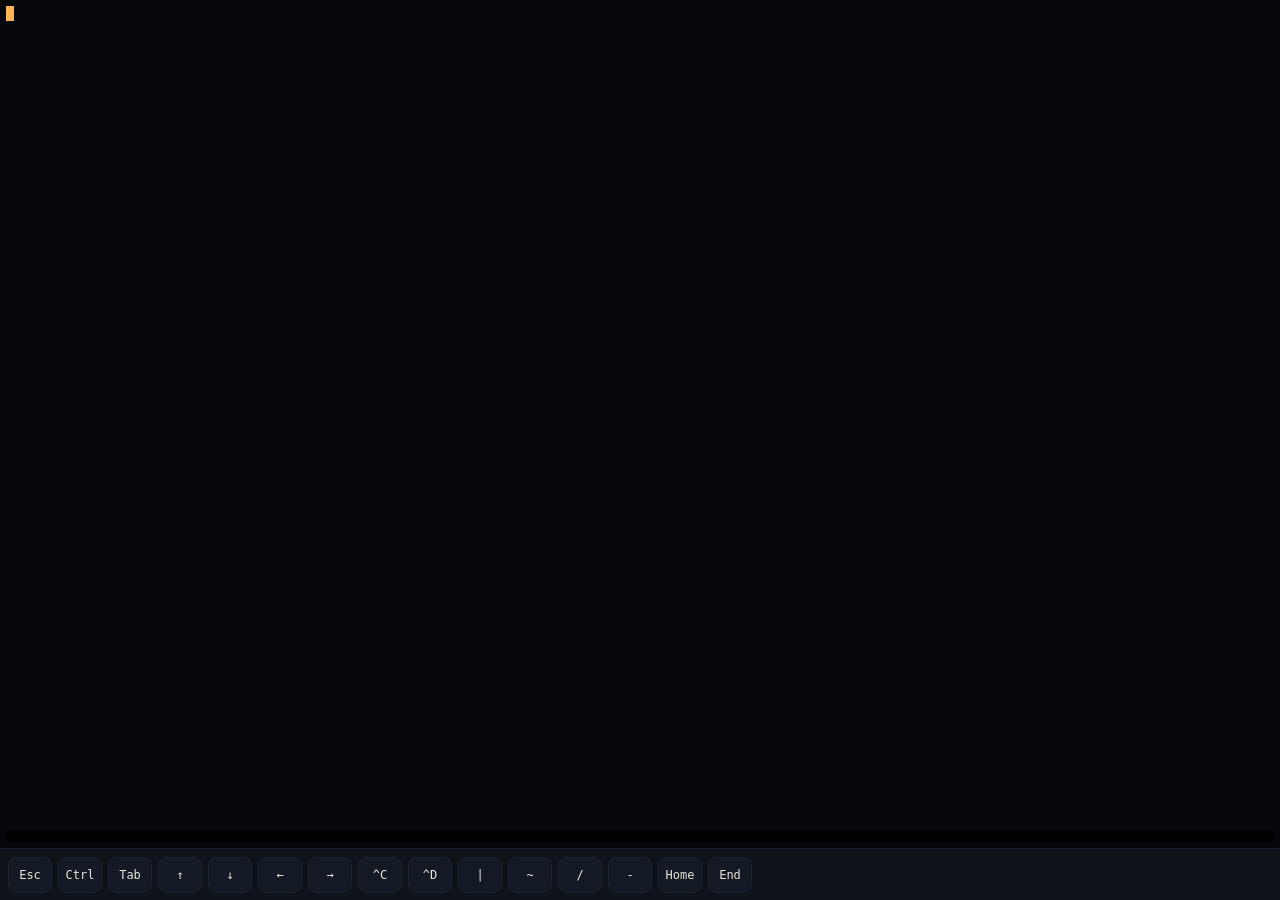
<file: android/app/src/main/assets/term/index.html>
<!doctype html>
<html>
<head>
<meta charset="utf-8">
<meta name="viewport" content="width=device-width, initial-scale=1, maximum-scale=1, user-scalable=no, viewport-fit=cover">
<link rel="stylesheet" href="xterm.css">
<style>
  :root{ --bg:#05070a; --amber:#ffb454; --line:#1b2230; --dim:#7b8698; --panel:#0e1219 }
  *{box-sizing:border-box}
  html,body{margin:0;height:100%;background:var(--bg);overflow:hidden;
    font-family:ui-monospace,Menlo,Consolas,monospace}
  #term{position:absolute;inset:0 0 var(--keys,52px) 0;padding:6px}
  .xterm{height:100%}
  /* Extra keys: a soft keyboard cannot type Esc, Tab, Ctrl or arrows,
     and a terminal without them is decoration. */
  #keys{
    position:absolute;left:0;right:0;bottom:0;height:52px;display:flex;gap:6px;
    align-items:center;padding:0 8px;overflow-x:auto;background:var(--panel);
    border-top:1px solid var(--line);-webkit-overflow-scrolling:touch;
  }
  #keys button{
    flex:none;min-width:44px;height:36px;border-radius:9px;border:1px solid var(--line);
    background:#141a24;color:#e9e5da;font-family:inherit;font-size:12px;cursor:pointer;
  }
  #keys button:active{background:var(--amber);color:#05070a}
  #keys button[data-sticky=on]{background:var(--amber);color:#05070a;border-color:var(--amber)}
</style>
</head>
<body>
<div id="term"></div>
<div id="keys"></div>

<script src="xterm.js"></script>
<script>
// One terminal, two transports. In the app the bridge is a
// JavascriptInterface; in the browser test harness it is HTTP + SSE.
// terminal.js never knows which — so what gets tested is what ships.
const term = new Terminal({
  cursorBlink: true,
  fontFamily: 'ui-monospace, Menlo, Consolas, monospace',
  fontSize: 13,
  scrollback: 2000,
  allowProposedApi: true,
  theme: {
    background: '#05070a', foreground: '#e9e5da', cursor: '#ffb454',
    selectionBackground: 'rgba(255,180,84,.30)',
    black: '#0e1219', red: '#ff6b6b', green: '#46d47e', yellow: '#ffb454',
    blue: '#4ea8de', magenta: '#e05a7a', cyan: '#5bc8c0', white: '#e9e5da',
    brightBlack: '#7b8698', brightRed: '#ff8a8a', brightGreen: '#6ee79b',
    brightYellow: '#ffc98a', brightBlue: '#79c0f0', brightMagenta: '#f08aa6',
    brightCyan: '#8adcd6', brightWhite: '#ffffff',
  },
});
term.open(document.getElementById('term'));

// ---- transport ----
const bridge = window.CellarBridge || null;   // Android
let post = null;                              // browser harness fallback

function sendBytes(data) {
  const b64 = btoa(unescape(encodeURIComponent(data)));
  if (bridge) bridge.send(b64); else if (post) post(b64);
}

// Kotlin (or the harness) calls this with base64 pty output.
window.termWrite = function (b64) {
  const bin = atob(b64);
  const bytes = new Uint8Array(bin.length);
  for (let i = 0; i < bin.length; i++) bytes[i] = bin.charCodeAt(i);
  term.write(bytes);
};

term.onData(sendBytes);

// ---- sizing: character cells from the real element size ----
function fit() {
  const el = document.getElementById('term');
  const core = term._core;
  const cw = core?._renderService?.dimensions?.css?.cell?.width || 8;
  const ch = core?._renderService?.dimensions?.css?.cell?.height || 17;
  const cols = Math.max(20, Math.floor((el.clientWidth - 12) / cw));
  const rows = Math.max(6, Math.floor((el.clientHeight - 12) / ch));
  if (cols !== term.cols || rows !== term.rows) {
    term.resize(cols, rows);
    if (bridge) bridge.resize(cols, rows);
    else if (window.postResize) window.postResize(cols, rows);
  }
}
window.addEventListener('resize', fit);
setTimeout(fit, 50);
window.termFit = fit;

// ---- extra keys ----
const CTRL = { key: 'Ctrl', sticky: true };
const KEYS = [
  { key: 'Esc', send: '\x1b' },
  CTRL,
  { key: 'Tab', send: '\t' },
  { key: '↑', send: '\x1b[A' },
  { key: '↓', send: '\x1b[B' },
  { key: '←', send: '\x1b[D' },
  { key: '→', send: '\x1b[C' },
  { key: '^C', send: '\x03' },
  { key: '^D', send: '\x04' },
  { key: '|', send: '|' },
  { key: '~', send: '~' },
  { key: '/', send: '/' },
  { key: '-', send: '-' },
  { key: 'Home', send: '\x1bOH' },
  { key: 'End', send: '\x1bOF' },
];

let ctrlArmed = false;
const keysEl = document.getElementById('keys');
KEYS.forEach(k => {
  const b = document.createElement('button');
  b.textContent = k.key;
  b.dataset.key = k.key;
  b.onclick = () => {
    if (k.sticky) {
      ctrlArmed = !ctrlArmed;
      b.dataset.sticky = ctrlArmed ? 'on' : 'off';
      term.focus();
      return;
    }
    sendBytes(k.send);
    term.focus();
  };
  keysEl.appendChild(b);
});

// Ctrl acts on the next printable key, the way Termux's bar does.
term.attachCustomKeyEventHandler(e => {
  if (!ctrlArmed || e.type !== 'keydown') return true;
  const c = e.key;
  if (c && c.length === 1) {
    const code = c.toUpperCase().charCodeAt(0) - 64;
    if (code > 0 && code < 27) {
      sendBytes(String.fromCharCode(code));
      ctrlArmed = false;
      const btn = keysEl.querySelector('[data-key="Ctrl"]');
      if (btn) btn.dataset.sticky = 'off';
      return false;
    }
  }
  return true;
});

// ---- touch: a terminal on a tablet must scroll and focus by finger ----
// xterm.js is built for a mouse; without this, drags do nothing and taps
// never raise the keyboard, which reads as "the touchscreen is dead".
(function () {
  const el = document.getElementById('term');
  let startY = 0, startX = 0, lastY = 0, moved = false, cellH = 17;

  el.addEventListener('touchstart', e => {
    const t = e.touches[0];
    startY = lastY = t.clientY;
    startX = t.clientX;
    moved = false;
    cellH = term._core?._renderService?.dimensions?.css?.cell?.height || 17;
  }, { passive: true });

  el.addEventListener('touchmove', e => {
    const t = e.touches[0];
    const dy = lastY - t.clientY;
    if (Math.abs(t.clientY - startY) > 8 || Math.abs(t.clientX - startX) > 8) moved = true;
    const lines = Math.trunc(dy / cellH);
    if (lines !== 0) {
      term.scrollLines(lines);
      lastY = t.clientY;
    }
  }, { passive: true });

  el.addEventListener('touchend', () => {
    if (!moved) term.focus();   // a tap means "type here" -> raises the IME
  }, { passive: true });
})();

// ---- the IME must not treat a shell like a text message ----
function tameInput() {
  const ta = document.querySelector('.xterm-helper-textarea');
  if (!ta) return;
  ta.setAttribute('autocomplete', 'off');
  ta.setAttribute('autocorrect', 'off');
  ta.setAttribute('autocapitalize', 'none');
  ta.setAttribute('spellcheck', 'false');
  ta.setAttribute('enterkeyhint', 'send');
}
tameInput();

// ---- the keyboard changes the usable height, so re-fit when it does ----
if (window.visualViewport) {
  const vv = window.visualViewport;
  const onViewport = () => {
    // shrink the terminal to what is actually visible above the keyboard
    document.getElementById('term').style.bottom =
      Math.max(0, (window.innerHeight - vv.height - vv.offsetTop)) + 52 + 'px';
    fit();
  };
  vv.addEventListener('resize', onViewport);
  vv.addEventListener('scroll', onViewport);
}

term.focus();
window.termReady = true;
</script>
</body>
</html>
</file>
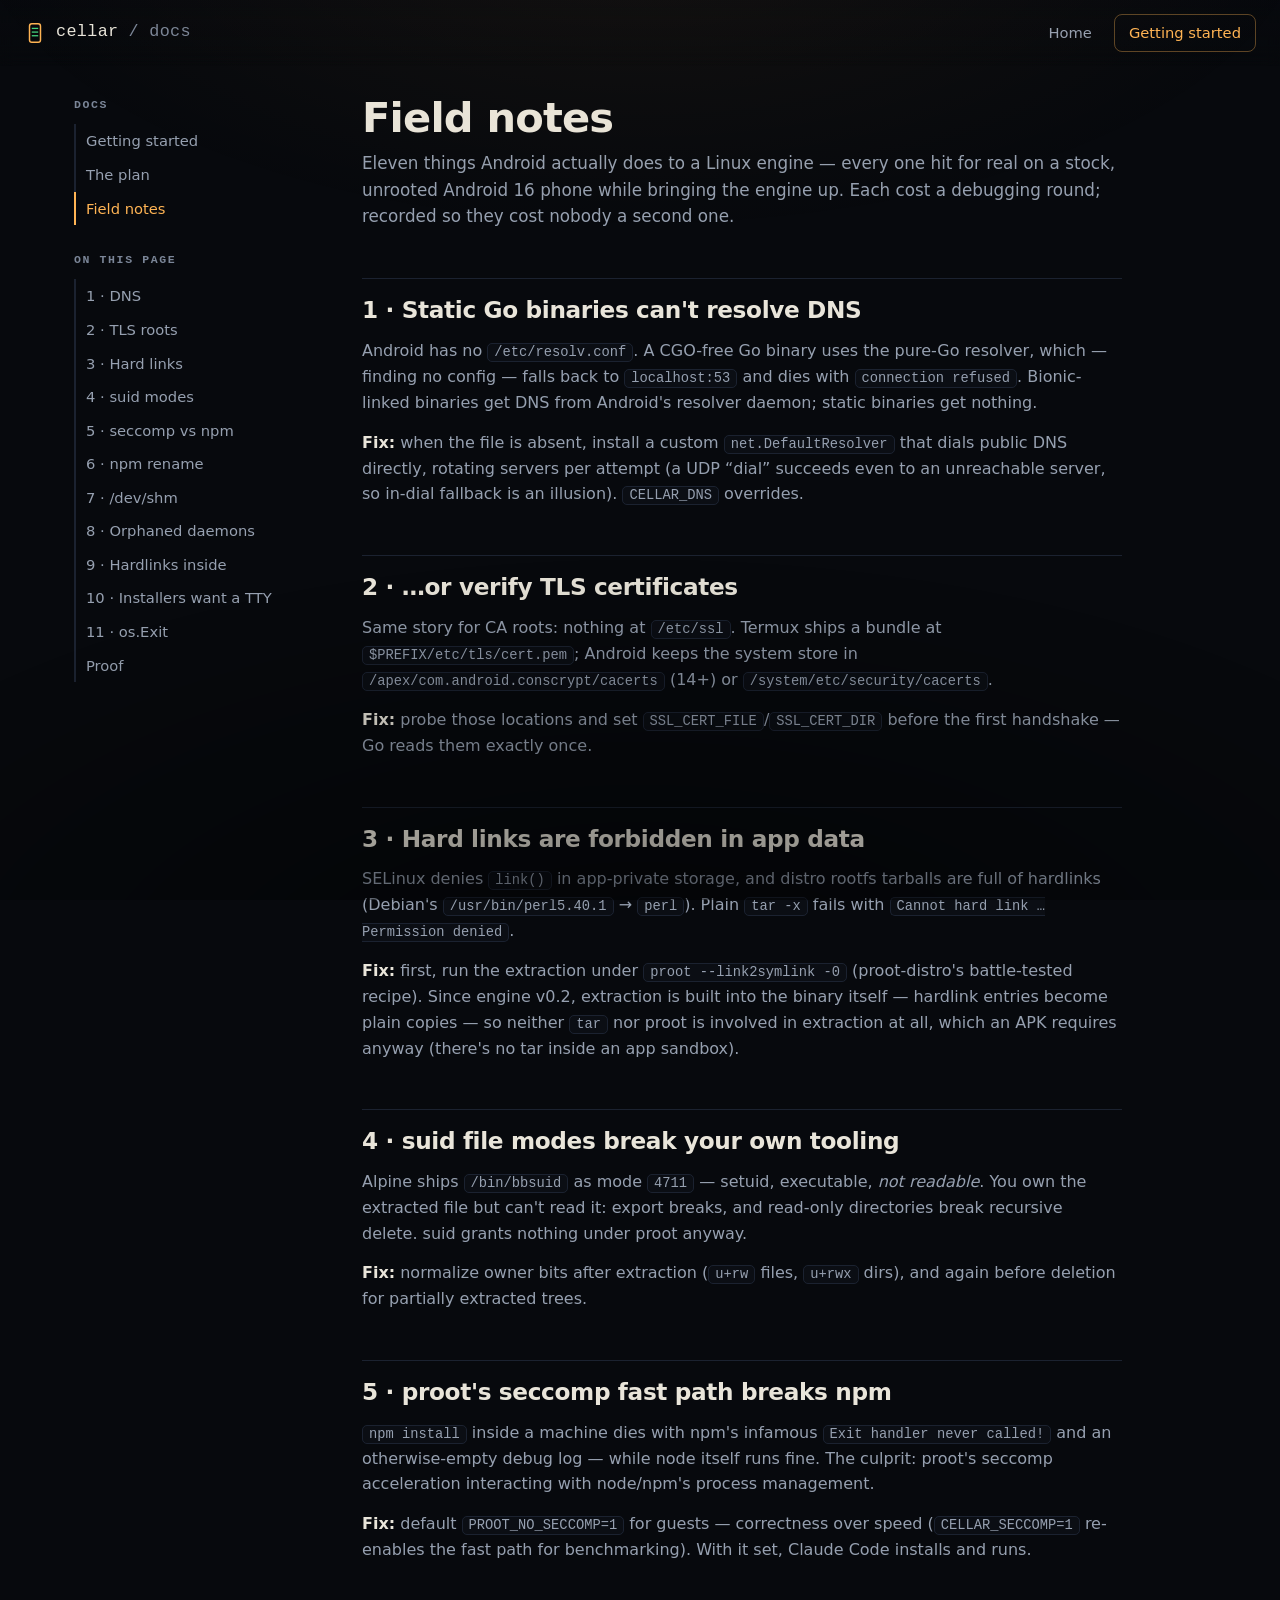
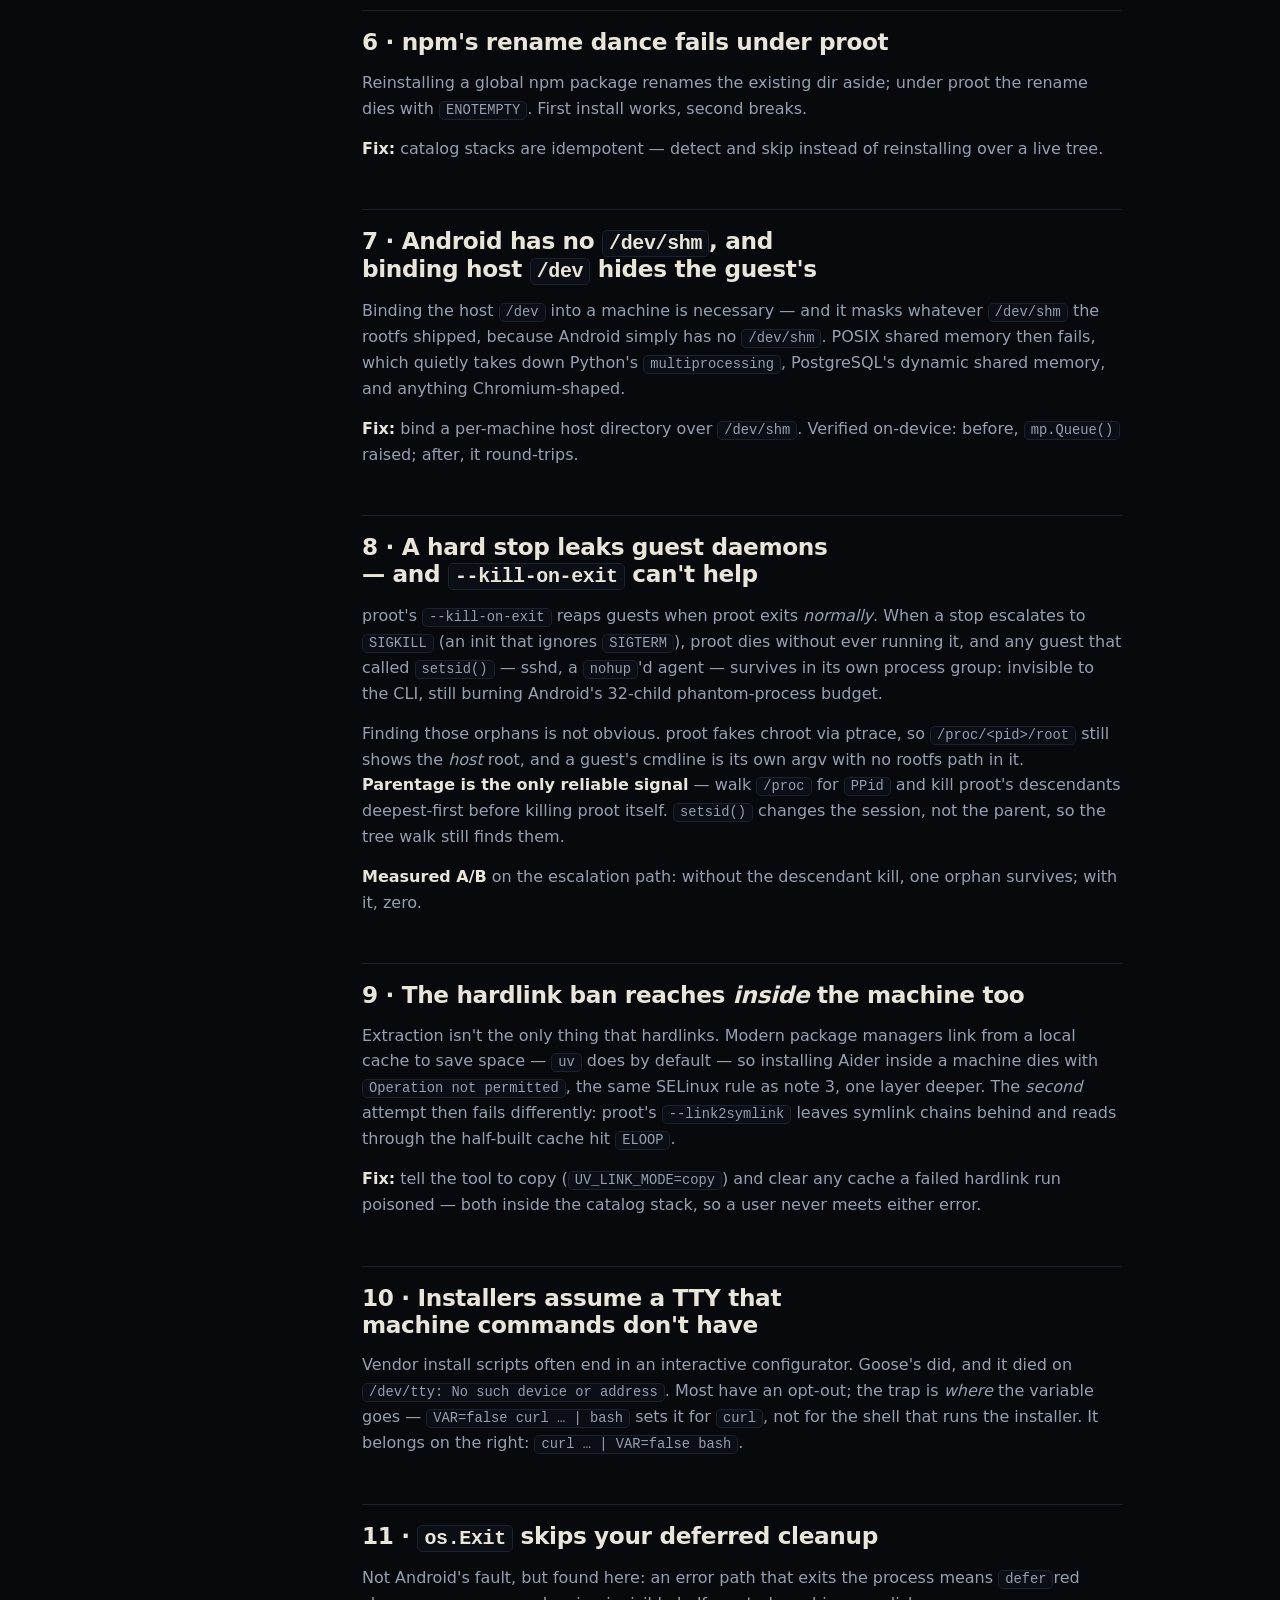
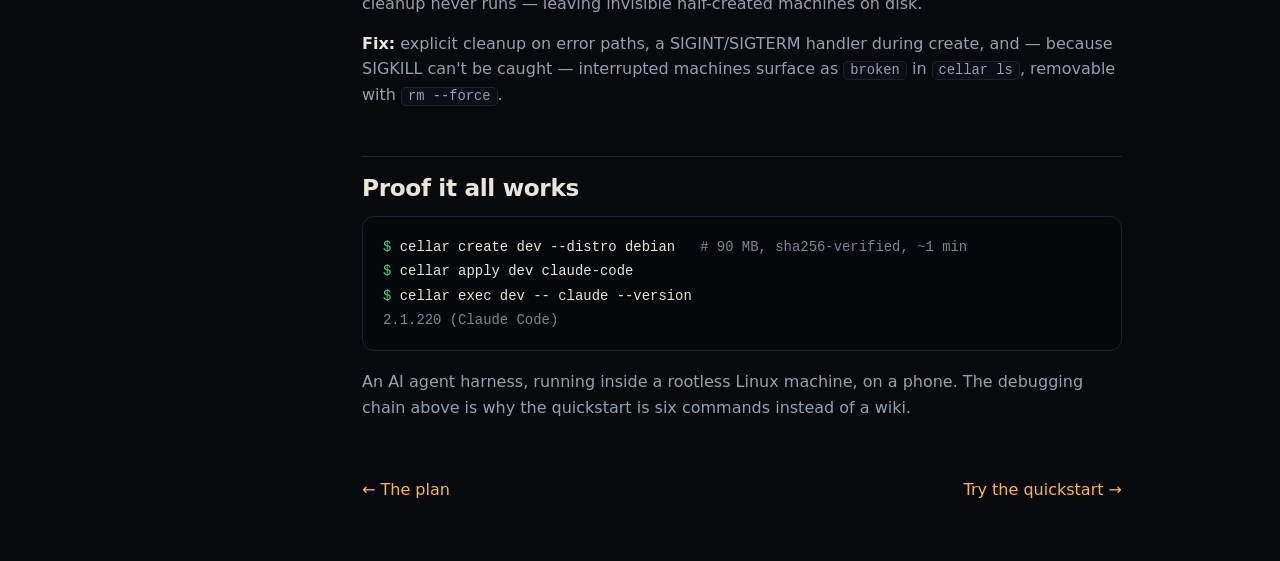
<file: site/docs/field-notes.html>
<!doctype html>
<html lang="en">
<head>
<meta charset="utf-8">
<meta name="viewport" content="width=device-width, initial-scale=1">
<title>Field notes — Cellar docs</title>
<meta name="description" content="Eleven things Android actually does to a Linux engine, found the hard way on a real unrooted phone — each with the fix Cellar ships.">
<link rel="icon" href="../assets/favicon.svg" type="image/svg+xml">
<link rel="stylesheet" href="../assets/style.css">
<link rel="stylesheet" href="docs.css">
</head>
<body class="grain">

<nav class="nav">
  <a class="brand" href="../">
    <svg width="22" height="22" viewBox="0 0 24 24" fill="none" aria-hidden="true">
      <rect x="6" y="2" width="12" height="20" rx="2.5" stroke="#ffb454" stroke-width="1.6"/>
      <line x1="8.5" y1="7"  x2="15.5" y2="7"  stroke="#46d47e" stroke-width="1.4"/>
      <line x1="8.5" y1="11" x2="15.5" y2="11" stroke="#46d47e" stroke-width="1.4"/>
      <line x1="8.5" y1="15" x2="15.5" y2="15" stroke="#46d47e" stroke-width="1.4"/>
    </svg>
    cellar <span style="color:var(--dim)">/ docs</span>
  </a>
  <div class="links"><a href="../">Home</a><a class="cta" href="./">Getting started</a></div>
</nav>

<div class="docs-shell">
  <aside class="side">
    <div class="group">
      <b>Docs</b>
      <a href="./">Getting started</a>
      <a href="plan.html">The plan</a>
      <a href="field-notes.html" class="here">Field notes</a>
    </div>
    <div class="group">
      <b>On this page</b>
      <a href="#dns">1 · DNS</a>
      <a href="#tls">2 · TLS roots</a>
      <a href="#hardlinks">3 · Hard links</a>
      <a href="#suid">4 · suid modes</a>
      <a href="#seccomp">5 · seccomp vs npm</a>
      <a href="#rename">6 · npm rename</a>
      <a href="#shm">7 · /dev/shm</a>
      <a href="#orphans">8 · Orphaned daemons</a>
      <a href="#uvlinks">9 · Hardlinks inside</a>
      <a href="#tty">10 · Installers want a TTY</a>
      <a href="#exit">11 · os.Exit</a>
      <a href="#proof">Proof</a>
    </div>
  </aside>

  <main class="doc">
    <h1>Field notes</h1>
    <p class="subtitle">Eleven things Android actually does to a Linux engine — every one
      hit for real on a stock, unrooted Android 16 phone while bringing the engine up.
      Each cost a debugging round; recorded so they cost nobody a second one.</p>

    <h2 id="dns">1 · Static Go binaries can't resolve DNS</h2>
    <p>Android has no <code>/etc/resolv.conf</code>. A CGO-free Go binary uses the pure-Go
      resolver, which — finding no config — falls back to <code>localhost:53</code> and dies
      with <code>connection refused</code>. Bionic-linked binaries get DNS from Android's
      resolver daemon; static binaries get nothing.</p>
    <p><strong>Fix:</strong> when the file is absent, install a custom
      <code>net.DefaultResolver</code> that dials public DNS directly, rotating servers per
      attempt (a UDP “dial” succeeds even to an unreachable server, so in-dial fallback is
      an illusion). <code>CELLAR_DNS</code> overrides.</p>

    <h2 id="tls">2 · …or verify TLS certificates</h2>
    <p>Same story for CA roots: nothing at <code>/etc/ssl</code>. Termux ships a bundle at
      <code>$PREFIX/etc/tls/cert.pem</code>; Android keeps the system store in
      <code>/apex/com.android.conscrypt/cacerts</code> (14+) or
      <code>/system/etc/security/cacerts</code>.</p>
    <p><strong>Fix:</strong> probe those locations and set
      <code>SSL_CERT_FILE</code>/<code>SSL_CERT_DIR</code> before the first handshake —
      Go reads them exactly once.</p>

    <h2 id="hardlinks">3 · Hard links are forbidden in app data</h2>
    <p>SELinux denies <code>link()</code> in app-private storage, and distro rootfs
      tarballs are full of hardlinks (Debian's <code>/usr/bin/perl5.40.1</code> →
      <code>perl</code>). Plain <code>tar&nbsp;-x</code> fails with
      <code>Cannot hard link … Permission denied</code>.</p>
    <p><strong>Fix:</strong> first, run the extraction under
      <code>proot --link2symlink -0</code> (proot-distro's battle-tested recipe). Since
      engine v0.2, extraction is built into the binary itself — hardlink entries become
      plain copies — so neither <code>tar</code> nor proot is involved in extraction at
      all, which an APK requires anyway (there's no tar inside an app sandbox).</p>

    <h2 id="suid">4 · suid file modes break your own tooling</h2>
    <p>Alpine ships <code>/bin/bbsuid</code> as mode <code>4711</code> — setuid,
      executable, <em>not readable</em>. You own the extracted file but can't read it:
      export breaks, and read-only directories break recursive delete. suid grants nothing
      under proot anyway.</p>
    <p><strong>Fix:</strong> normalize owner bits after extraction
      (<code>u+rw</code> files, <code>u+rwx</code> dirs), and again before deletion for
      partially extracted trees.</p>

    <h2 id="seccomp">5 · proot's seccomp fast path breaks npm</h2>
    <p><code>npm install</code> inside a machine dies with npm's infamous
      <code>Exit handler never called!</code> and an otherwise-empty debug log — while
      node itself runs fine. The culprit: proot's seccomp acceleration interacting with
      node/npm's process management.</p>
    <p><strong>Fix:</strong> default <code>PROOT_NO_SECCOMP=1</code> for guests —
      correctness over speed (<code>CELLAR_SECCOMP=1</code> re-enables the fast path for
      benchmarking). With it set, Claude Code installs and runs.</p>

    <h2 id="rename">6 · npm's rename dance fails under proot</h2>
    <p>Reinstalling a global npm package renames the existing dir aside; under proot the
      rename dies with <code>ENOTEMPTY</code>. First install works, second breaks.</p>
    <p><strong>Fix:</strong> catalog stacks are idempotent — detect and skip instead of
      reinstalling over a live tree.</p>

    <h2 id="shm">7 · Android has no <code>/dev/shm</code>, and binding host
      <code>/dev</code> hides the guest's</h2>
    <p>Binding the host <code>/dev</code> into a machine is necessary — and it masks
      whatever <code>/dev/shm</code> the rootfs shipped, because Android simply has no
      <code>/dev/shm</code>. POSIX shared memory then fails, which quietly takes down
      Python's <code>multiprocessing</code>, PostgreSQL's dynamic shared memory, and
      anything Chromium-shaped.</p>
    <p><strong>Fix:</strong> bind a per-machine host directory over <code>/dev/shm</code>.
      Verified on-device: before, <code>mp.Queue()</code> raised; after, it round-trips.</p>

    <h2 id="orphans">8 · A hard stop leaks guest daemons — and
      <code>--kill-on-exit</code> can't help</h2>
    <p>proot's <code>--kill-on-exit</code> reaps guests when proot exits <em>normally</em>.
      When a stop escalates to <code>SIGKILL</code> (an init that ignores
      <code>SIGTERM</code>), proot dies without ever running it, and any guest that called
      <code>setsid()</code> — sshd, a <code>nohup</code>'d agent — survives in its own
      process group: invisible to the CLI, still burning Android's 32-child
      phantom-process budget.</p>
    <p>Finding those orphans is not obvious. proot fakes chroot via ptrace, so
      <code>/proc/&lt;pid&gt;/root</code> still shows the <em>host</em> root, and a guest's
      cmdline is its own argv with no rootfs path in it. <strong>Parentage is the only
      reliable signal</strong> — walk <code>/proc</code> for <code>PPid</code> and kill
      proot's descendants deepest-first before killing proot itself. <code>setsid()</code>
      changes the session, not the parent, so the tree walk still finds them.</p>
    <p><strong>Measured A/B</strong> on the escalation path: without the descendant kill,
      one orphan survives; with it, zero.</p>

    <h2 id="uvlinks">9 · The hardlink ban reaches <em>inside</em> the machine too</h2>
    <p>Extraction isn't the only thing that hardlinks. Modern package managers link from a
      local cache to save space — <code>uv</code> does by default — so installing Aider
      inside a machine dies with <code>Operation not permitted</code>, the same SELinux
      rule as note 3, one layer deeper. The <em>second</em> attempt then fails differently:
      proot's <code>--link2symlink</code> leaves symlink chains behind and reads through the
      half-built cache hit <code>ELOOP</code>.</p>
    <p><strong>Fix:</strong> tell the tool to copy (<code>UV_LINK_MODE=copy</code>) and clear
      any cache a failed hardlink run poisoned — both inside the catalog stack, so a user
      never meets either error.</p>

    <h2 id="tty">10 · Installers assume a TTY that machine commands don't have</h2>
    <p>Vendor install scripts often end in an interactive configurator. Goose's did, and it
      died on <code>/dev/tty: No such device or address</code>. Most have an opt-out; the
      trap is <em>where</em> the variable goes — <code>VAR=false curl … | bash</code> sets it
      for <code>curl</code>, not for the shell that runs the installer. It belongs on the
      right: <code>curl … | VAR=false bash</code>.</p>

    <h2 id="exit">11 · <code>os.Exit</code> skips your deferred cleanup</h2>
    <p>Not Android's fault, but found here: an error path that exits the process means
      <code>defer</code>red cleanup never runs — leaving invisible half-created machines
      on disk.</p>
    <p><strong>Fix:</strong> explicit cleanup on error paths, a SIGINT/SIGTERM handler
      during create, and — because SIGKILL can't be caught — interrupted machines surface
      as <code>broken</code> in <code>cellar ls</code>, removable with
      <code>rm --force</code>.</p>

    <h2 id="proof">Proof it all works</h2>
    <pre><span class="p">$</span> cellar create dev --distro debian   <span class="c"># 90 MB, sha256-verified, ~1 min</span>
<span class="p">$</span> cellar apply dev claude-code
<span class="p">$</span> cellar exec dev -- claude --version
<span class="c">2.1.220 (Claude Code)</span></pre>
    <p>An AI agent harness, running inside a rootless Linux machine, on a phone.
      The debugging chain above is why the quickstart is six commands instead of a
      wiki.</p>

    <div class="next">
      <a href="plan.html">← The plan</a>
      <a href="../#quickstart">Try the quickstart →</a>
    </div>
  </main>
</div>
</body>
</html>
</file>
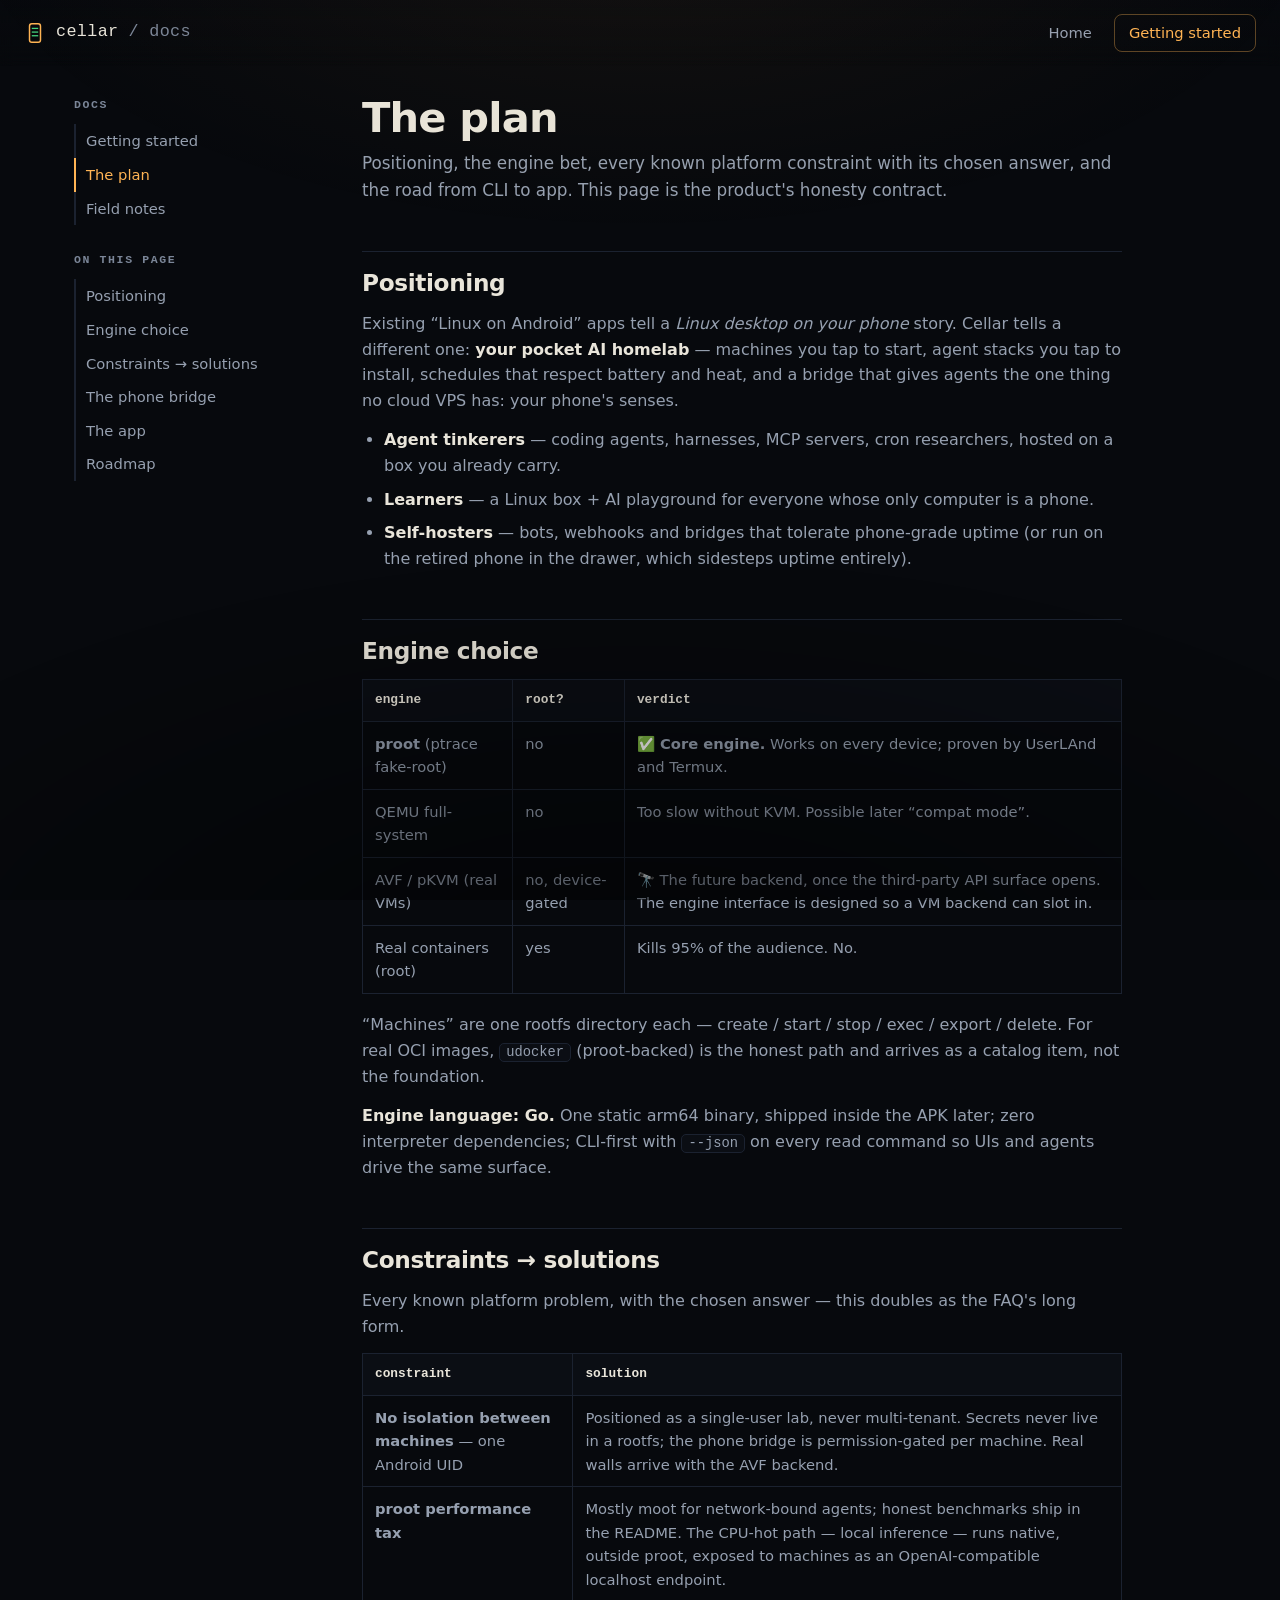
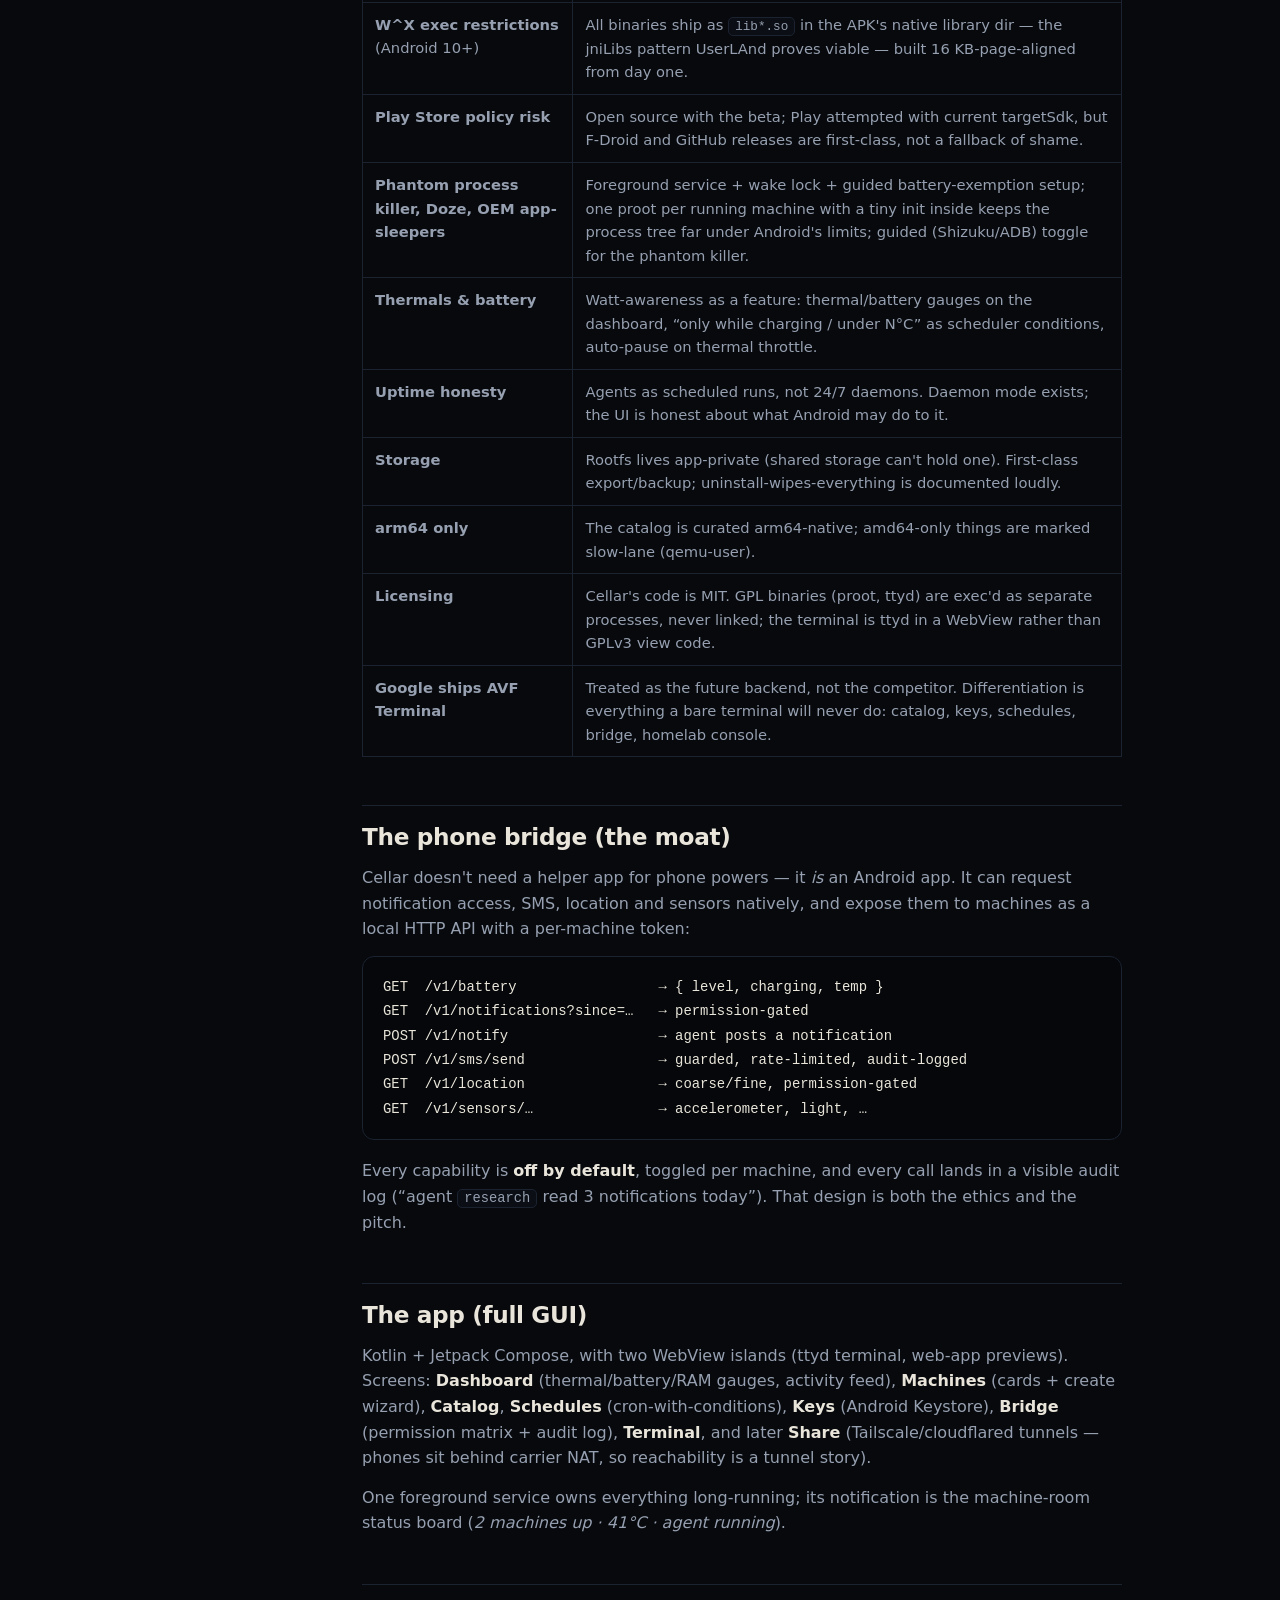
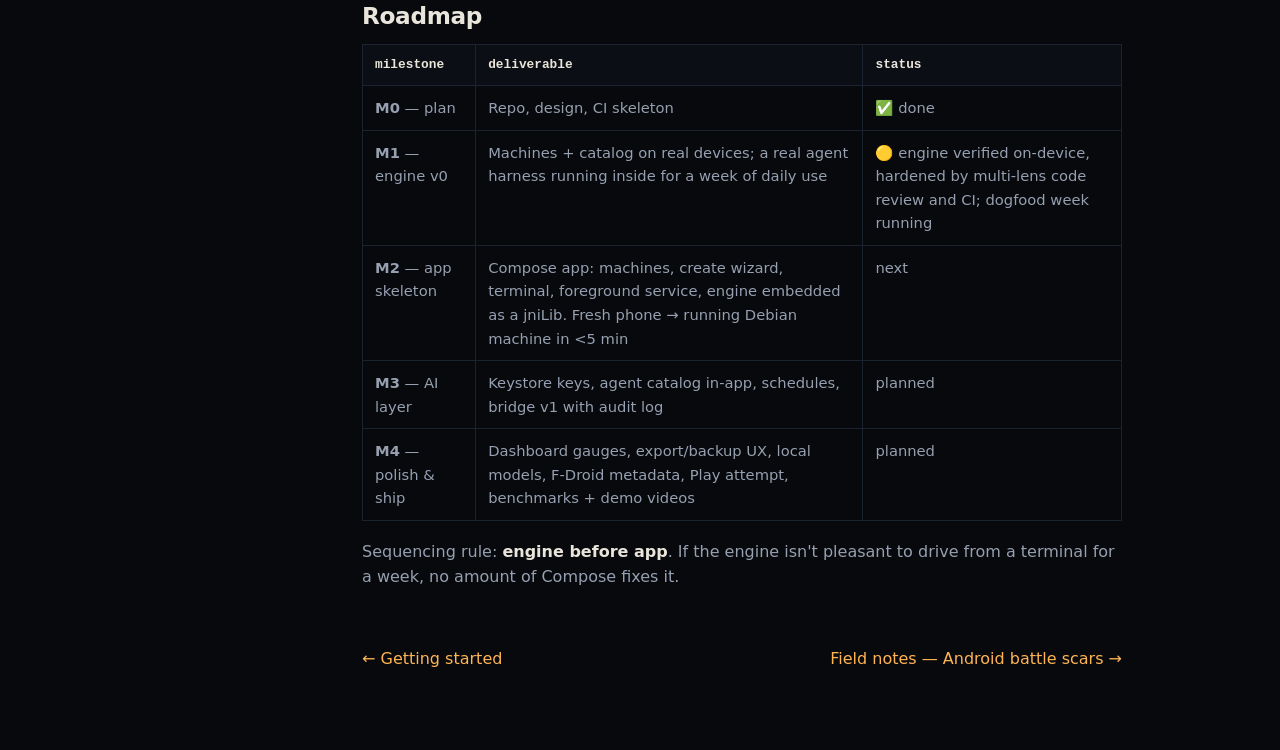
<file: site/docs/plan.html>
<!doctype html>
<html lang="en">
<head>
<meta charset="utf-8">
<meta name="viewport" content="width=device-width, initial-scale=1">
<title>The plan — Cellar docs</title>
<meta name="description" content="Cellar's technical plan: engine choice, every platform constraint with its mitigation, the app design, and the roadmap.">
<link rel="icon" href="../assets/favicon.svg" type="image/svg+xml">
<link rel="stylesheet" href="../assets/style.css">
<link rel="stylesheet" href="docs.css">
</head>
<body class="grain">

<nav class="nav">
  <a class="brand" href="../">
    <svg width="22" height="22" viewBox="0 0 24 24" fill="none" aria-hidden="true">
      <rect x="6" y="2" width="12" height="20" rx="2.5" stroke="#ffb454" stroke-width="1.6"/>
      <line x1="8.5" y1="7"  x2="15.5" y2="7"  stroke="#46d47e" stroke-width="1.4"/>
      <line x1="8.5" y1="11" x2="15.5" y2="11" stroke="#46d47e" stroke-width="1.4"/>
      <line x1="8.5" y1="15" x2="15.5" y2="15" stroke="#46d47e" stroke-width="1.4"/>
    </svg>
    cellar <span style="color:var(--dim)">/ docs</span>
  </a>
  <div class="links"><a href="../">Home</a><a class="cta" href="./">Getting started</a></div>
</nav>

<div class="docs-shell">
  <aside class="side">
    <div class="group">
      <b>Docs</b>
      <a href="./">Getting started</a>
      <a href="plan.html" class="here">The plan</a>
      <a href="field-notes.html">Field notes</a>
    </div>
    <div class="group">
      <b>On this page</b>
      <a href="#position">Positioning</a>
      <a href="#engine">Engine choice</a>
      <a href="#constraints">Constraints → solutions</a>
      <a href="#bridge">The phone bridge</a>
      <a href="#app">The app</a>
      <a href="#roadmap">Roadmap</a>
    </div>
  </aside>

  <main class="doc">
    <h1>The plan</h1>
    <p class="subtitle">Positioning, the engine bet, every known platform constraint with
      its chosen answer, and the road from CLI to app. This page is the product's
      honesty contract.</p>

    <h2 id="position">Positioning</h2>
    <p>Existing “Linux on Android” apps tell a <em>Linux desktop on your phone</em> story.
      Cellar tells a different one: <strong>your pocket AI homelab</strong> — machines you
      tap to start, agent stacks you tap to install, schedules that respect battery and
      heat, and a bridge that gives agents the one thing no cloud VPS has: your phone's
      senses.</p>
    <ul>
      <li><strong>Agent tinkerers</strong> — coding agents, harnesses, MCP servers, cron
        researchers, hosted on a box you already carry.</li>
      <li><strong>Learners</strong> — a Linux box + AI playground for everyone whose only
        computer is a phone.</li>
      <li><strong>Self-hosters</strong> — bots, webhooks and bridges that tolerate
        phone-grade uptime (or run on the retired phone in the drawer, which sidesteps
        uptime entirely).</li>
    </ul>

    <h2 id="engine">Engine choice</h2>
    <table>
      <tr><th>engine</th><th>root?</th><th>verdict</th></tr>
      <tr><td><strong>proot</strong> (ptrace fake-root)</td><td>no</td>
        <td><strong>✅ Core engine.</strong> Works on every device; proven by UserLAnd and Termux.</td></tr>
      <tr><td>QEMU full-system</td><td>no</td>
        <td>Too slow without KVM. Possible later “compat mode”.</td></tr>
      <tr><td>AVF / pKVM (real VMs)</td><td>no, device-gated</td>
        <td>🔭 The future backend, once the third-party API surface opens. The engine
          interface is designed so a VM backend can slot in.</td></tr>
      <tr><td>Real containers (root)</td><td>yes</td><td>Kills 95% of the audience. No.</td></tr>
    </table>
    <p>“Machines” are one rootfs directory each — create / start / stop / exec / export /
      delete. For real OCI images, <code>udocker</code> (proot-backed) is the honest path
      and arrives as a catalog item, not the foundation.</p>
    <p><strong>Engine language: Go.</strong> One static arm64 binary, shipped inside the
      APK later; zero interpreter dependencies; CLI-first with <code>--json</code> on every
      read command so UIs and agents drive the same surface.</p>

    <h2 id="constraints">Constraints → solutions</h2>
    <p>Every known platform problem, with the chosen answer — this doubles as the FAQ's
      long form.</p>
    <table>
      <tr><th>constraint</th><th>solution</th></tr>
      <tr><td><strong>No isolation between machines</strong> — one Android UID</td>
        <td>Positioned as a single-user lab, never multi-tenant. Secrets never live in a
          rootfs; the phone bridge is permission-gated per machine. Real walls arrive with
          the AVF backend.</td></tr>
      <tr><td><strong>proot performance tax</strong></td>
        <td>Mostly moot for network-bound agents; honest benchmarks ship in the README.
          The CPU-hot path — local inference — runs native, outside proot, exposed to
          machines as an OpenAI-compatible localhost endpoint.</td></tr>
      <tr><td><strong>W^X exec restrictions</strong> (Android 10+)</td>
        <td>All binaries ship as <code>lib*.so</code> in the APK's native library dir —
          the jniLibs pattern UserLAnd proves viable — built 16&nbsp;KB-page-aligned from
          day one.</td></tr>
      <tr><td><strong>Play Store policy risk</strong></td>
        <td>Open source with the beta; Play attempted with current targetSdk, but F-Droid
          and GitHub releases are first-class, not a fallback of shame.</td></tr>
      <tr><td><strong>Phantom process killer, Doze, OEM app-sleepers</strong></td>
        <td>Foreground service + wake lock + guided battery-exemption setup; one proot per
          running machine with a tiny init inside keeps the process tree far under
          Android's limits; guided (Shizuku/ADB) toggle for the phantom killer.</td></tr>
      <tr><td><strong>Thermals &amp; battery</strong></td>
        <td>Watt-awareness as a feature: thermal/battery gauges on the dashboard,
          “only while charging / under N°C” as scheduler conditions, auto-pause on
          thermal throttle.</td></tr>
      <tr><td><strong>Uptime honesty</strong></td>
        <td>Agents as scheduled runs, not 24/7 daemons. Daemon mode exists; the UI is
          honest about what Android may do to it.</td></tr>
      <tr><td><strong>Storage</strong></td>
        <td>Rootfs lives app-private (shared storage can't hold one). First-class
          export/backup; uninstall-wipes-everything is documented loudly.</td></tr>
      <tr><td><strong>arm64 only</strong></td>
        <td>The catalog is curated arm64-native; amd64-only things are marked slow-lane
          (qemu-user).</td></tr>
      <tr><td><strong>Licensing</strong></td>
        <td>Cellar's code is MIT. GPL binaries (proot, ttyd) are exec'd as separate
          processes, never linked; the terminal is ttyd in a WebView rather than GPLv3
          view code.</td></tr>
      <tr><td><strong>Google ships AVF Terminal</strong></td>
        <td>Treated as the future backend, not the competitor. Differentiation is
          everything a bare terminal will never do: catalog, keys, schedules, bridge,
          homelab console.</td></tr>
    </table>

    <h2 id="bridge">The phone bridge (the moat)</h2>
    <p>Cellar doesn't need a helper app for phone powers — it <em>is</em> an Android app.
      It can request notification access, SMS, location and sensors natively, and expose
      them to machines as a local HTTP API with a per-machine token:</p>
    <pre>GET  /v1/battery                 → { level, charging, temp }
GET  /v1/notifications?since=…   → permission-gated
POST /v1/notify                  → agent posts a notification
POST /v1/sms/send                → guarded, rate-limited, audit-logged
GET  /v1/location                → coarse/fine, permission-gated
GET  /v1/sensors/…               → accelerometer, light, …</pre>
    <p>Every capability is <strong>off by default</strong>, toggled per machine, and every
      call lands in a visible audit log (“agent <code>research</code> read 3 notifications
      today”). That design is both the ethics and the pitch.</p>

    <h2 id="app">The app (full GUI)</h2>
    <p>Kotlin + Jetpack Compose, with two WebView islands (ttyd terminal, web-app
      previews). Screens: <strong>Dashboard</strong> (thermal/battery/RAM gauges, activity
      feed), <strong>Machines</strong> (cards + create wizard), <strong>Catalog</strong>,
      <strong>Schedules</strong> (cron-with-conditions), <strong>Keys</strong> (Android
      Keystore), <strong>Bridge</strong> (permission matrix + audit log),
      <strong>Terminal</strong>, and later <strong>Share</strong> (Tailscale/cloudflared
      tunnels — phones sit behind carrier NAT, so reachability is a tunnel story).</p>
    <p>One foreground service owns everything long-running; its notification is the
      machine-room status board (<em>2 machines up · 41°C · agent running</em>).</p>

    <h2 id="roadmap">Roadmap</h2>
    <table>
      <tr><th>milestone</th><th>deliverable</th><th>status</th></tr>
      <tr><td><strong>M0</strong> — plan</td><td>Repo, design, CI skeleton</td><td>✅ done</td></tr>
      <tr><td><strong>M1</strong> — engine v0</td>
        <td>Machines + catalog on real devices; a real agent harness running inside for a
          week of daily use</td>
        <td>🟡 engine verified on-device, hardened by multi-lens code review and CI;
          dogfood week running</td></tr>
      <tr><td><strong>M2</strong> — app skeleton</td>
        <td>Compose app: machines, create wizard, terminal, foreground service, engine
          embedded as a jniLib. Fresh phone → running Debian machine in &lt;5 min</td>
        <td>next</td></tr>
      <tr><td><strong>M3</strong> — AI layer</td>
        <td>Keystore keys, agent catalog in-app, schedules, bridge v1 with audit log</td>
        <td>planned</td></tr>
      <tr><td><strong>M4</strong> — polish &amp; ship</td>
        <td>Dashboard gauges, export/backup UX, local models, F-Droid metadata, Play
          attempt, benchmarks + demo videos</td>
        <td>planned</td></tr>
    </table>
    <p>Sequencing rule: <strong>engine before app</strong>. If the engine isn't pleasant to
      drive from a terminal for a week, no amount of Compose fixes it.</p>

    <div class="next">
      <a href="./">← Getting started</a>
      <a href="field-notes.html">Field notes — Android battle scars →</a>
    </div>
  </main>
</div>
</body>
</html>
</file>
<file: site/assets/style.css>
/* Cellar — the server room in your cellphone.
   Theme: a warm bulb in a dark basement. Amber light, green LEDs,
   cool dark steel. No frameworks, no webfonts — system stacks only. */

:root {
  --bg: #07090d;
  --bg-2: #0b0e14;
  --panel: #0e1219;
  --line: #1b2230;
  --ink: #e9e5da;
  --muted: #96a0b0;
  --dim: #7b8698; /* ≥4.5:1 on all site backgrounds (WCAG AA) */
  --amber: #ffb454;
  --amber-soft: rgba(255, 180, 84, 0.14);
  --green: #46d47e;
  --green-soft: rgba(70, 212, 126, 0.12);
  --red: #ff6b6b;
  --mono: ui-monospace, "SF Mono", "Cascadia Code", "JetBrains Mono", Menlo, Consolas, monospace;
  --sans: system-ui, -apple-system, "Segoe UI", Roboto, Inter, sans-serif;
  --maxw: 1080px;
}

* { margin: 0; padding: 0; box-sizing: border-box; }

html { scroll-behavior: smooth; }

body {
  background: var(--bg);
  color: var(--ink);
  font-family: var(--sans);
  line-height: 1.6;
  -webkit-font-smoothing: antialiased;
  overflow-x: hidden;
}

::selection { background: var(--amber); color: #14100a; }

a { color: var(--amber); text-decoration: none; }
a:hover { text-decoration: underline; text-underline-offset: 3px; }

/* ---------- cellar atmosphere ---------- */

.grain::after {
  content: "";
  position: fixed;
  inset: 0;
  pointer-events: none;
  z-index: 50;
  background:
    radial-gradient(ellipse 90% 60% at 50% -10%, rgba(255, 180, 84, 0.06), transparent 60%),
    radial-gradient(ellipse 120% 80% at 50% 110%, rgba(0, 0, 0, 0.55), transparent 60%);
}

/* ---------- nav ---------- */

.nav {
  position: fixed;
  top: 0; left: 0; right: 0;
  z-index: 40;
  display: flex;
  align-items: center;
  justify-content: space-between;
  padding: 14px 24px;
  background: linear-gradient(rgba(7, 9, 13, 0.92), rgba(7, 9, 13, 0.75) 70%, transparent);
  backdrop-filter: blur(8px);
  -webkit-backdrop-filter: blur(8px);
}

.nav .brand {
  display: flex;
  align-items: center;
  gap: 10px;
  font-family: var(--mono);
  font-size: 1.05rem;
  letter-spacing: 0.02em;
  color: var(--ink);
}
.nav .brand:hover { text-decoration: none; }
.nav .brand svg { display: block; }

.nav .links {
  display: flex;
  gap: 22px;
  align-items: center;
  font-size: 0.92rem;
}
.nav .links a { color: var(--muted); }
.nav .links a:hover { color: var(--ink); text-decoration: none; }
.nav .links a.cta {
  color: var(--amber);
  border: 1px solid rgba(255, 180, 84, 0.35);
  padding: 6px 14px;
  border-radius: 8px;
  transition: background 0.2s, color 0.2s;
}
.nav .links a.cta:hover { background: var(--amber); color: #14100a; }

/* ---------- hero ---------- */

.hero {
  position: relative;
  min-height: 100svh;
  display: flex;
  align-items: center;
  justify-content: center;
  /* stands alone if WebGL is unavailable: same mood, no canvas */
  background:
    radial-gradient(ellipse 70% 45% at 50% 30%, rgba(255, 180, 84, 0.08), transparent 65%),
    radial-gradient(ellipse 55% 35% at 50% 78%, rgba(70, 212, 126, 0.05), transparent 60%),
    var(--bg);
}

#scene {
  position: absolute;
  inset: 0;
  width: 100%;
  height: 100%;
  display: block;
  background: var(--bg); /* a dead canvas must never flash white */
}

.hero-copy {
  position: relative;
  z-index: 2;
  text-align: center;
  padding: 0 24px;
  max-width: 780px;
  pointer-events: none;
}
.hero-copy > * { pointer-events: auto; }

.hero-kicker {
  font-family: var(--mono);
  font-size: 0.85rem;
  letter-spacing: 0.14em;
  text-transform: uppercase;
  color: var(--green);
  margin-bottom: 18px;
}
.hero-kicker::before { content: "● "; animation: blink 2.4s infinite; }

@keyframes blink { 0%, 100% { opacity: 1; } 50% { opacity: 0.25; } }

h1 {
  font-size: clamp(2.4rem, 6.5vw, 4.2rem);
  line-height: 1.05;
  font-weight: 750;
  letter-spacing: -0.02em;
  text-wrap: balance;
}
h1 em {
  font-style: normal;
  color: var(--amber);
  text-shadow: 0 0 34px rgba(255, 180, 84, 0.35);
}

.hero-sub {
  margin: 22px auto 0;
  max-width: 560px;
  color: var(--muted);
  font-size: 1.08rem;
  text-wrap: pretty;
}

.hero-ctas {
  margin-top: 34px;
  display: flex;
  gap: 14px;
  justify-content: center;
  flex-wrap: wrap;
}

.btn {
  font-family: var(--mono);
  font-size: 0.95rem;
  padding: 12px 22px;
  border-radius: 10px;
  border: 1px solid var(--line);
  color: var(--ink);
  background: rgba(14, 18, 25, 0.7);
  transition: transform 0.15s, background 0.2s, border-color 0.2s;
}
.btn:hover { text-decoration: none; transform: translateY(-1px); border-color: var(--dim); }
.btn.primary {
  background: var(--amber);
  border-color: var(--amber);
  color: #14100a;
  font-weight: 600;
}
.btn.primary:hover { background: #ffc271; }

.scroll-hint {
  position: absolute;
  bottom: 26px;
  left: 50%;
  transform: translateX(-50%);
  color: var(--dim);
  font-family: var(--mono);
  font-size: 0.75rem;
  letter-spacing: 0.2em;
  animation: sink 2.6s ease-in-out infinite;
}
@keyframes sink { 0%, 100% { transform: translate(-50%, 0); } 50% { transform: translate(-50%, 7px); } }

/* ---------- sections ---------- */

section { position: relative; z-index: 2; }

.wrap {
  max-width: var(--maxw);
  margin: 0 auto;
  padding: 96px 24px;
}

.kicker {
  font-family: var(--mono);
  font-size: 0.8rem;
  letter-spacing: 0.16em;
  text-transform: uppercase;
  color: var(--amber);
  margin-bottom: 12px;
}

h2 {
  font-size: clamp(1.7rem, 3.6vw, 2.5rem);
  letter-spacing: -0.015em;
  line-height: 1.15;
  margin-bottom: 14px;
  text-wrap: balance;
}

.lead {
  color: var(--muted);
  max-width: 640px;
  font-size: 1.05rem;
  margin-bottom: 44px;
  text-wrap: pretty;
}

/* cards */

.grid {
  display: grid;
  gap: 16px;
  grid-template-columns: repeat(auto-fit, minmax(260px, 1fr));
}

.card {
  background: linear-gradient(180deg, var(--panel), var(--bg-2));
  border: 1px solid var(--line);
  border-radius: 14px;
  padding: 26px 24px;
  transition: border-color 0.25s, transform 0.25s;
}
.card:hover { border-color: rgba(255, 180, 84, 0.35); transform: translateY(-2px); }

.card .icon {
  font-family: var(--mono);
  color: var(--green);
  font-size: 1.1rem;
  margin-bottom: 14px;
  display: inline-block;
  background: var(--green-soft);
  border: 1px solid rgba(70, 212, 126, 0.25);
  border-radius: 8px;
  padding: 6px 10px;
}
.card.amber .icon {
  color: var(--amber);
  background: var(--amber-soft);
  border-color: rgba(255, 180, 84, 0.3);
}

.card h3 { font-size: 1.08rem; margin-bottom: 8px; letter-spacing: -0.01em; }
.card p { color: var(--muted); font-size: 0.95rem; }
.card p code, .lead code, li code {
  font-family: var(--mono);
  font-size: 0.85em;
  background: var(--bg);
  border: 1px solid var(--line);
  border-radius: 5px;
  padding: 1px 6px;
  color: var(--ink);
}

/* architecture diagram */

.arch {
  font-family: var(--mono);
  font-size: 0.86rem;
  line-height: 1.7;
  background: var(--bg-2);
  border: 1px solid var(--line);
  border-radius: 14px;
  padding: 28px;
  overflow-x: auto;
  color: var(--muted);
  white-space: pre;
}
.arch b { color: var(--amber); font-weight: 600; }
.arch i { color: var(--green); font-style: normal; }

/* reality section */

.reality { background: linear-gradient(180deg, transparent, rgba(255, 107, 107, 0.03), transparent); }
.reality .card { border-left: 3px solid rgba(255, 107, 107, 0.4); border-radius: 6px 14px 14px 6px; }
.reality .card h3 { color: var(--ink); }

/* terminal */

.term {
  background: #05070a;
  border: 1px solid var(--line);
  border-radius: 14px;
  overflow: hidden;
  box-shadow: 0 30px 80px rgba(0, 0, 0, 0.5);
}
.term-bar {
  display: flex;
  align-items: center;
  gap: 8px;
  padding: 12px 16px;
  border-bottom: 1px solid var(--line);
  background: var(--bg-2);
}
.term-bar span { width: 11px; height: 11px; border-radius: 50%; background: var(--line); }
.term-bar span:nth-child(1) { background: #ff5f57; }
.term-bar span:nth-child(2) { background: #febc2e; }
.term-bar span:nth-child(3) { background: #28c840; }
.term-bar em {
  font-style: normal;
  margin-left: auto;
  font-family: var(--mono);
  font-size: 0.75rem;
  color: var(--dim);
}
.term pre {
  padding: 22px 24px;
  font-family: var(--mono);
  font-size: 0.9rem;
  line-height: 1.85;
  overflow-x: auto;
}
.term .p { color: var(--green); user-select: none; }
.term .c { color: var(--dim); }
.term .o { color: var(--muted); }

/* FAQ */

details {
  border: 1px solid var(--line);
  border-radius: 12px;
  background: var(--panel);
  margin-bottom: 12px;
  overflow: hidden;
}
summary {
  cursor: pointer;
  padding: 18px 22px;
  font-weight: 600;
  list-style: none;
  display: flex;
  justify-content: space-between;
  align-items: center;
  gap: 12px;
}
summary::-webkit-details-marker { display: none; }
summary::after {
  content: "+";
  font-family: var(--mono);
  color: var(--amber);
  font-size: 1.2rem;
  transition: transform 0.2s;
}
details[open] summary::after { transform: rotate(45deg); }
details .a { padding: 0 22px 20px; color: var(--muted); font-size: 0.96rem; }
details .a a { color: var(--amber); }

/* footer */

footer {
  border-top: 1px solid var(--line);
  padding: 44px 24px 60px;
  position: relative;
  z-index: 2;
}
.foot {
  max-width: var(--maxw);
  margin: 0 auto;
  display: flex;
  flex-wrap: wrap;
  gap: 24px;
  justify-content: space-between;
  align-items: center;
  color: var(--dim);
  font-size: 0.88rem;
}
.foot .fbrand { font-family: var(--mono); color: var(--muted); display: flex; gap: 10px; align-items: center; }
.foot nav { display: flex; gap: 18px; }
.foot a { color: var(--muted); }

.badge {
  display: inline-block;
  font-family: var(--mono);
  font-size: 0.72rem;
  letter-spacing: 0.08em;
  padding: 3px 10px;
  border-radius: 999px;
  border: 1px solid rgba(70, 212, 126, 0.35);
  color: var(--green);
  background: var(--green-soft);
  vertical-align: middle;
}
.badge.warn { border-color: rgba(255, 180, 84, 0.4); color: var(--amber); background: var(--amber-soft); }

/* scroll reveal — hidden state only when JS is present (the html.js
   class), so content never depends on JS to be visible */

.js .reveal { opacity: 0; transform: translateY(22px); transition: opacity 0.7s ease, transform 0.7s ease; }
.js .reveal.in { opacity: 1; transform: none; }

@media (prefers-reduced-motion: reduce) {
  html { scroll-behavior: auto; }
  /* .js .reveal outspecifies a bare .reveal — media queries add no specificity */
  .js .reveal, .reveal { opacity: 1; transform: none; transition: none; }
  .scroll-hint, .hero-kicker::before { animation: none; }
}

@media (max-width: 640px) {
  .nav .links a:not(.cta) { display: none; }
  .wrap { padding: 72px 20px; }
}
</file>
<file: site/docs/docs.css>
/* Cellar docs — same cellar, better lighting.
   Loaded alongside ../assets/style.css via <link> (no @import chain). */

.docs-shell {
  display: grid;
  grid-template-columns: 240px 1fr;
  max-width: 1180px;
  margin: 0 auto;
  padding: 96px 24px 80px;
  gap: 48px;
}

.side {
  position: sticky;
  top: 90px;
  align-self: start;
  font-size: 0.92rem;
}
.side .group { margin-bottom: 26px; }
.side .group > b {
  display: block;
  font-family: var(--mono);
  font-size: 0.72rem;
  letter-spacing: 0.14em;
  text-transform: uppercase;
  color: var(--dim);
  margin-bottom: 10px;
}
.side a {
  display: block;
  color: var(--muted);
  padding: 5px 10px;
  border-left: 2px solid var(--line);
  transition: color 0.15s, border-color 0.15s;
}
.side a:hover { color: var(--ink); text-decoration: none; }
.side a.here { color: var(--amber); border-left-color: var(--amber); }

main.doc { min-width: 0; max-width: 760px; }

/* anchor targets must clear the ~65px fixed nav */
.doc h1, .doc h2, .doc h3, .doc [id] { scroll-margin-top: 84px; }

.doc h1 {
  font-size: clamp(1.9rem, 4vw, 2.6rem);
  margin-bottom: 10px;
}
.doc .subtitle { color: var(--muted); font-size: 1.05rem; margin-bottom: 40px; }

.doc h2 {
  font-size: 1.45rem;
  margin: 48px 0 14px;
  padding-top: 18px;
  border-top: 1px solid var(--line);
}
.doc h3 { font-size: 1.08rem; margin: 28px 0 10px; color: var(--ink); }
.doc p { color: var(--muted); margin-bottom: 14px; }
.doc p strong, .doc li strong { color: var(--ink); }
.doc ul, .doc ol { margin: 0 0 16px 22px; color: var(--muted); }
.doc li { margin-bottom: 8px; }

.doc pre {
  background: #05070a;
  border: 1px solid var(--line);
  border-radius: 12px;
  padding: 18px 20px;
  font-family: var(--mono);
  font-size: 0.87rem;
  line-height: 1.75;
  overflow-x: auto;
  margin: 0 0 18px;
  color: var(--ink);
}
.doc pre .c { color: var(--dim); }
.doc pre .p { color: var(--green); user-select: none; }
.doc code {
  font-family: var(--mono);
  font-size: 0.86em;
  background: var(--bg-2);
  border: 1px solid var(--line);
  border-radius: 5px;
  padding: 1px 6px;
}
.doc pre code { background: none; border: none; padding: 0; }

/* real tables (display:block would strip semantics for screen readers) */
.doc table {
  width: 100%;
  border-collapse: collapse;
  margin-bottom: 18px;
  font-size: 0.92rem;
}
.doc th, .doc td {
  text-align: left;
  padding: 10px 12px;
  border: 1px solid var(--line);
  color: var(--muted);
  vertical-align: top;
}
@media (max-width: 640px) {
  .doc table { font-size: 0.82rem; }
  .doc th, .doc td { padding: 8px 8px; }
}
.doc th { color: var(--ink); background: var(--bg-2); font-family: var(--mono); font-size: 0.8rem; }

.callout {
  border: 1px solid rgba(255, 180, 84, 0.3);
  background: var(--amber-soft);
  border-radius: 12px;
  padding: 16px 18px;
  color: var(--ink);
  margin-bottom: 18px;
  font-size: 0.95rem;
}
.callout.green { border-color: rgba(70, 212, 126, 0.3); background: var(--green-soft); }

.doc .next {
  margin-top: 56px;
  display: flex;
  justify-content: space-between;
  gap: 12px;
  flex-wrap: wrap;
}

@media (max-width: 860px) {
  .docs-shell { grid-template-columns: 1fr; gap: 12px; }
  .side { position: static; display: flex; flex-wrap: wrap; gap: 4px 14px; border-bottom: 1px solid var(--line); padding-bottom: 16px; }
  .side .group { margin: 0; }
  .side .group > b { display: none; }
  .side a { border-left: none; padding: 4px 6px; }
}
</file>
<file: android/app/src/main/assets/term/xterm.css>
/**
 * Copyright (c) 2014 The xterm.js authors. All rights reserved.
 * Copyright (c) 2012-2013, Christopher Jeffrey (MIT License)
 * https://github.com/chjj/term.js
 * @license MIT
 *
 * Permission is hereby granted, free of charge, to any person obtaining a copy
 * of this software and associated documentation files (the "Software"), to deal
 * in the Software without restriction, including without limitation the rights
 * to use, copy, modify, merge, publish, distribute, sublicense, and/or sell
 * copies of the Software, and to permit persons to whom the Software is
 * furnished to do so, subject to the following conditions:
 *
 * The above copyright notice and this permission notice shall be included in
 * all copies or substantial portions of the Software.
 *
 * THE SOFTWARE IS PROVIDED "AS IS", WITHOUT WARRANTY OF ANY KIND, EXPRESS OR
 * IMPLIED, INCLUDING BUT NOT LIMITED TO THE WARRANTIES OF MERCHANTABILITY,
 * FITNESS FOR A PARTICULAR PURPOSE AND NONINFRINGEMENT. IN NO EVENT SHALL THE
 * AUTHORS OR COPYRIGHT HOLDERS BE LIABLE FOR ANY CLAIM, DAMAGES OR OTHER
 * LIABILITY, WHETHER IN AN ACTION OF CONTRACT, TORT OR OTHERWISE, ARISING FROM,
 * OUT OF OR IN CONNECTION WITH THE SOFTWARE OR THE USE OR OTHER DEALINGS IN
 * THE SOFTWARE.
 *
 * Originally forked from (with the author's permission):
 *   Fabrice Bellard's javascript vt100 for jslinux:
 *   http://bellard.org/jslinux/
 *   Copyright (c) 2011 Fabrice Bellard
 *   The original design remains. The terminal itself
 *   has been extended to include xterm CSI codes, among
 *   other features.
 */

/**
 *  Default styles for xterm.js
 */

.xterm {
    cursor: text;
    position: relative;
    user-select: none;
    -ms-user-select: none;
    -webkit-user-select: none;
}

.xterm.focus,
.xterm:focus {
    outline: none;
}

.xterm .xterm-helpers {
    position: absolute;
    top: 0;
    /**
     * The z-index of the helpers must be higher than the canvases in order for
     * IMEs to appear on top.
     */
    z-index: 5;
}

.xterm .xterm-helper-textarea {
    padding: 0;
    border: 0;
    margin: 0;
    /* Move textarea out of the screen to the far left, so that the cursor is not visible */
    position: absolute;
    opacity: 0;
    left: -9999em;
    top: 0;
    width: 0;
    height: 0;
    z-index: -5;
    /** Prevent wrapping so the IME appears against the textarea at the correct position */
    white-space: nowrap;
    overflow: hidden;
    resize: none;
}

.xterm .composition-view {
    /* TODO: Composition position got messed up somewhere */
    background: #000;
    color: #FFF;
    display: none;
    position: absolute;
    white-space: nowrap;
    z-index: 1;
}

.xterm .composition-view.active {
    display: block;
}

.xterm .xterm-viewport {
    /* On OS X this is required in order for the scroll bar to appear fully opaque */
    background-color: #000;
    overflow-y: scroll;
    cursor: default;
    position: absolute;
    right: 0;
    left: 0;
    top: 0;
    bottom: 0;
}

.xterm .xterm-screen {
    position: relative;
}

.xterm .xterm-screen canvas {
    position: absolute;
    left: 0;
    top: 0;
}

.xterm-char-measure-element {
    display: inline-block;
    visibility: hidden;
    position: absolute;
    top: 0;
    left: -9999em;
    line-height: normal;
}

.xterm.enable-mouse-events {
    /* When mouse events are enabled (eg. tmux), revert to the standard pointer cursor */
    cursor: default;
}

.xterm.xterm-cursor-pointer,
.xterm .xterm-cursor-pointer {
    cursor: pointer;
}

.xterm.column-select.focus {
    /* Column selection mode */
    cursor: crosshair;
}

.xterm .xterm-accessibility:not(.debug),
.xterm .xterm-message {
    position: absolute;
    left: 0;
    top: 0;
    bottom: 0;
    right: 0;
    z-index: 10;
    color: transparent;
    pointer-events: none;
}

.xterm .xterm-accessibility-tree:not(.debug) *::selection {
  color: transparent;
}

.xterm .xterm-accessibility-tree {
  font-family: monospace;
  user-select: text;
  white-space: pre;
}

.xterm .xterm-accessibility-tree > div {
  transform-origin: left;
  width: fit-content;
}

.xterm .live-region {
    position: absolute;
    left: -9999px;
    width: 1px;
    height: 1px;
    overflow: hidden;
}

.xterm-dim {
    /* Dim should not apply to background, so the opacity of the foreground color is applied
     * explicitly in the generated class and reset to 1 here */
    opacity: 1 !important;
}

.xterm-underline-1 { text-decoration: underline; }
.xterm-underline-2 { text-decoration: double underline; }
.xterm-underline-3 { text-decoration: wavy underline; }
.xterm-underline-4 { text-decoration: dotted underline; }
.xterm-underline-5 { text-decoration: dashed underline; }

.xterm-overline {
    text-decoration: overline;
}

.xterm-overline.xterm-underline-1 { text-decoration: overline underline; }
.xterm-overline.xterm-underline-2 { text-decoration: overline double underline; }
.xterm-overline.xterm-underline-3 { text-decoration: overline wavy underline; }
.xterm-overline.xterm-underline-4 { text-decoration: overline dotted underline; }
.xterm-overline.xterm-underline-5 { text-decoration: overline dashed underline; }

.xterm-strikethrough {
    text-decoration: line-through;
}

.xterm-screen .xterm-decoration-container .xterm-decoration {
	z-index: 6;
	position: absolute;
}

.xterm-screen .xterm-decoration-container .xterm-decoration.xterm-decoration-top-layer {
	z-index: 7;
}

.xterm-decoration-overview-ruler {
    z-index: 8;
    position: absolute;
    top: 0;
    right: 0;
    pointer-events: none;
}

.xterm-decoration-top {
    z-index: 2;
    position: relative;
}



/* Derived from vs/base/browser/ui/scrollbar/media/scrollbar.css */

/* xterm.js customization: Override xterm's cursor style */
.xterm .xterm-scrollable-element > .scrollbar {
    cursor: default;
}

/* Arrows */
.xterm .xterm-scrollable-element > .scrollbar > .scra {
	cursor: pointer;
	font-size: 11px !important;
}

.xterm .xterm-scrollable-element > .visible {
	opacity: 1;

	/* Background rule added for IE9 - to allow clicks on dom node */
	background:rgba(0,0,0,0);

	transition: opacity 100ms linear;
	/* In front of peek view */
	z-index: 11;
}
.xterm .xterm-scrollable-element > .invisible {
	opacity: 0;
	pointer-events: none;
}
.xterm .xterm-scrollable-element > .invisible.fade {
	transition: opacity 800ms linear;
}

/* Scrollable Content Inset Shadow */
.xterm .xterm-scrollable-element > .shadow {
	position: absolute;
	display: none;
}
.xterm .xterm-scrollable-element > .shadow.top {
	display: block;
	top: 0;
	left: 3px;
	height: 3px;
	width: 100%;
	box-shadow: var(--vscode-scrollbar-shadow, #000) 0 6px 6px -6px inset;
}
.xterm .xterm-scrollable-element > .shadow.left {
	display: block;
	top: 3px;
	left: 0;
	height: 100%;
	width: 3px;
	box-shadow: var(--vscode-scrollbar-shadow, #000) 6px 0 6px -6px inset;
}
.xterm .xterm-scrollable-element > .shadow.top-left-corner {
	display: block;
	top: 0;
	left: 0;
	height: 3px;
	width: 3px;
}
.xterm .xterm-scrollable-element > .shadow.top.left {
	box-shadow: var(--vscode-scrollbar-shadow, #000) 6px 0 6px -6px inset;
}
</file>
